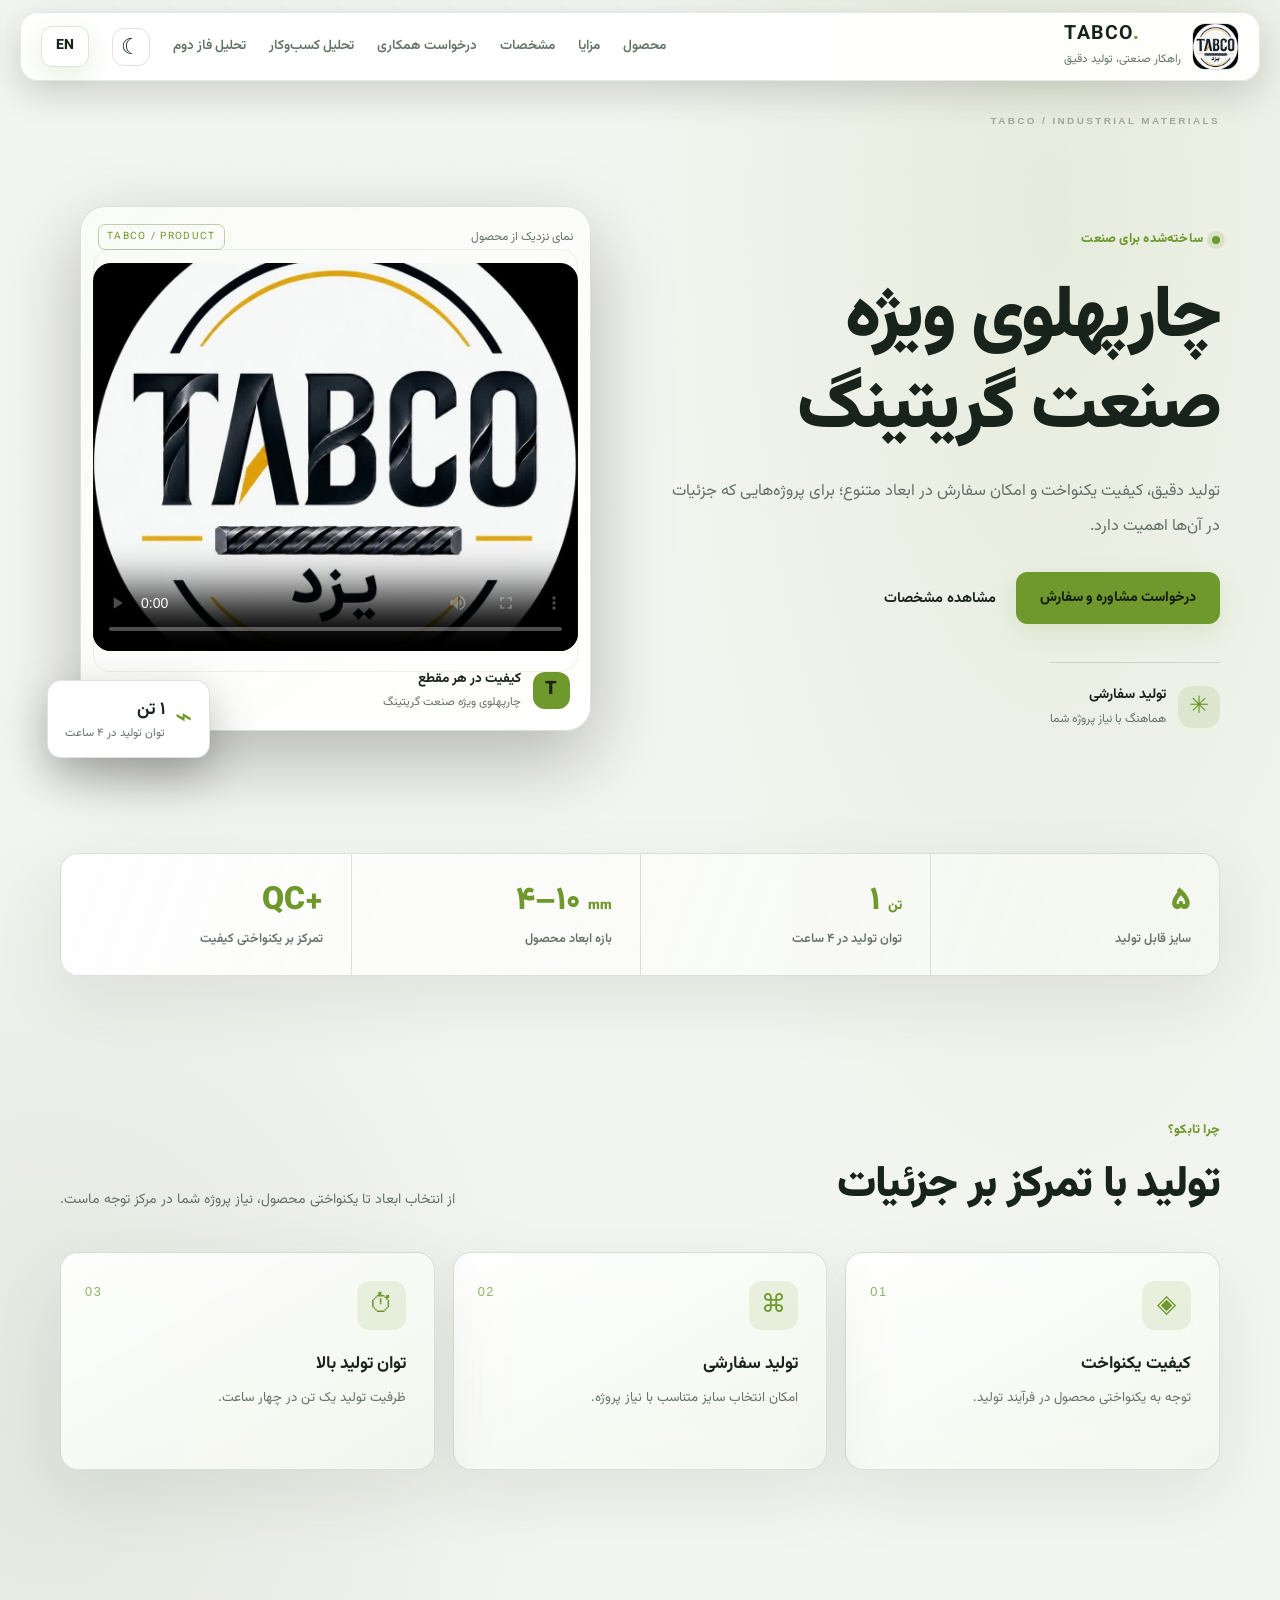
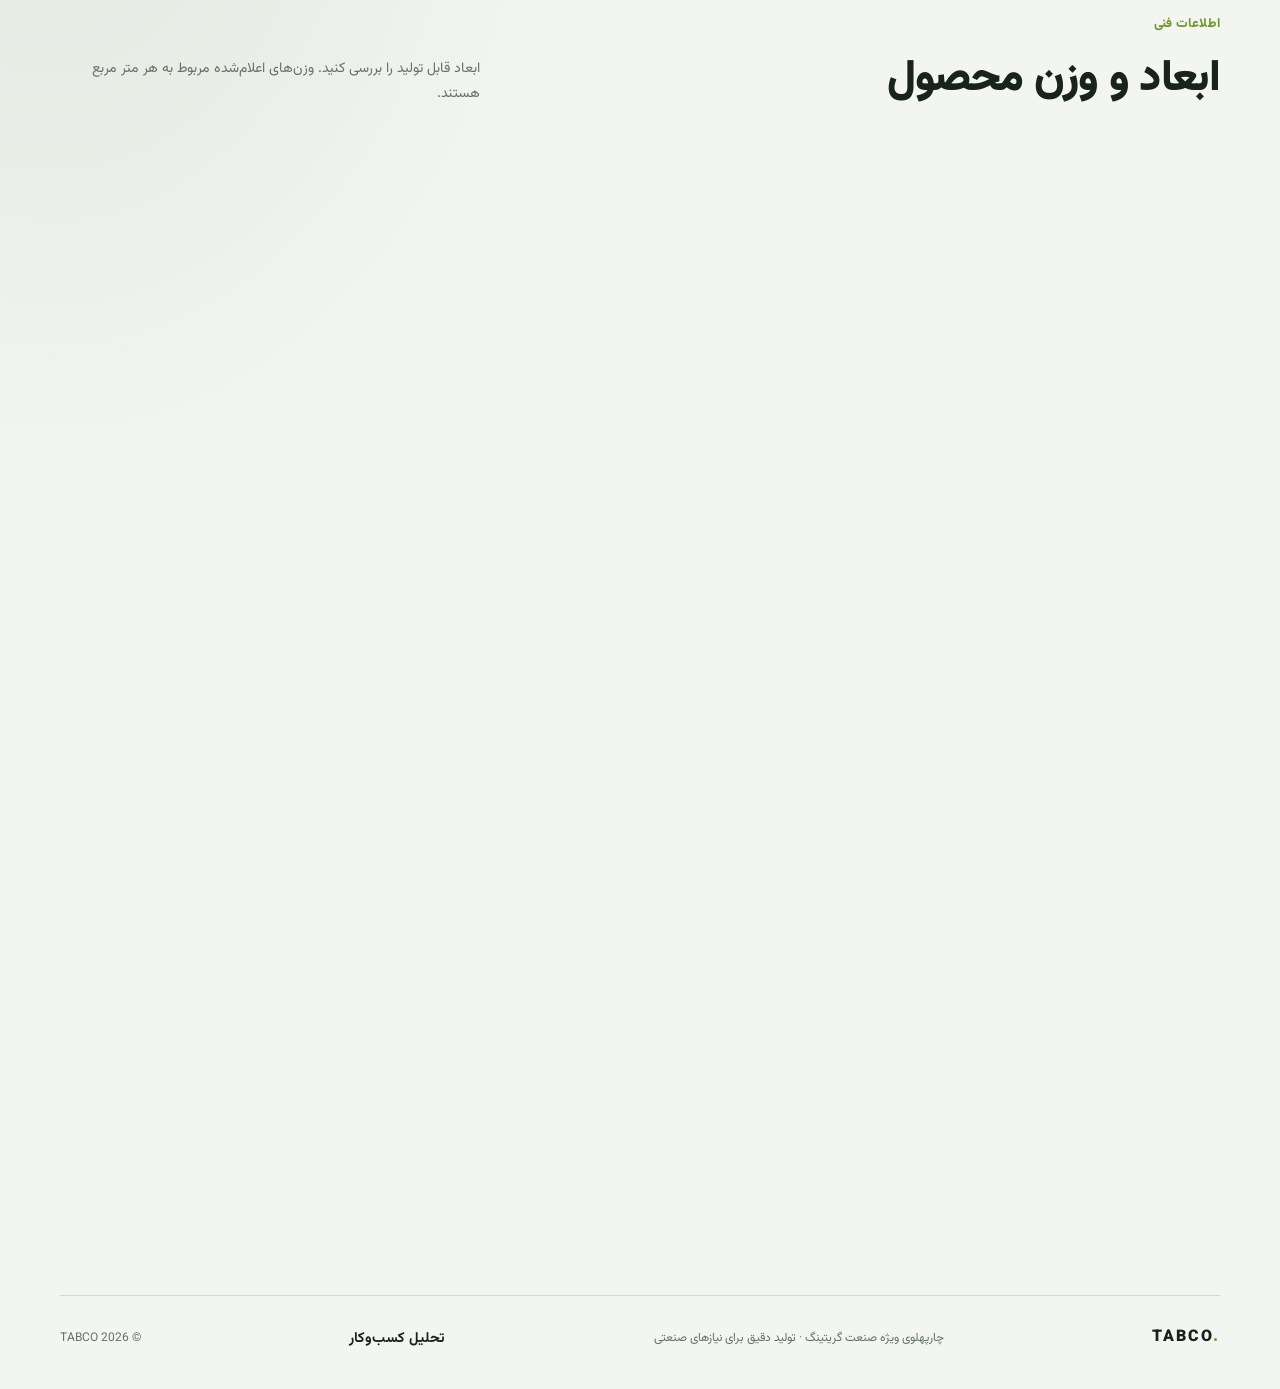
<file: tabco/index.html>
<!doctype html>
<html lang="fa" dir="rtl">
<head>
  <meta charset="UTF-8" />
  <meta name="viewport" content="width=device-width, initial-scale=1.0" />
  <meta name="theme-color" content="#101714" />
  <title>تابکو | چارپهلوی ویژه صنعت گریتینگ</title>
  <meta name="description" content="تولید چارپهلوی ویژه صنعت گریتینگ با کیفیت یکنواخت، ابعاد متنوع و امکان تولید سفارشی." />
  <link rel="stylesheet" href="styles.css" />
</head>
<body data-page="home">
  <header class="topbar glass">
    <a class="brand" href="index.html" aria-label="خانه تابکو">
      <img src="assets/logo.jpeg" alt="لوگوی تابکو" class="logo" />
      <div><strong>TABCO<span class="brand-dot">.</span></strong><p class="tagline" data-i18n="tagline">راهکار صنعتی، تولید دقیق</p></div>
    </a>
    <nav class="nav" aria-label="ناوبری اصلی">
      <a href="#product" data-i18n="nav_products">محصول</a>
      <a href="#advantages" data-i18n="nav_about">مزایا</a>
      <a href="#specs" data-i18n="nav_specs">مشخصات</a>
      <a href="#collab" data-i18n="nav_collab">درخواست همکاری</a>
      <a href="analysis.html" data-i18n="nav_analysis">تحلیل فاز اول</a>
      <a href="phase2.html">تحلیل فاز دوم</a>
      <button id="themeToggle" class="icon-btn" type="button" aria-label="تغییر تم" title="تغییر تم"><span id="themeIcon">☼</span></button>
      <button id="langToggle" class="btn secondary lang-btn" type="button">EN</button>
    </nav>
  </header>

  <main>
    <section class="hero section" id="product">
      <div class="hero-copy reveal">
        <div class="eyebrow"><span class="status-dot"></span><span data-i18n="hero_eyebrow">ساخته‌شده برای صنعت</span></div>
        <h1 data-i18n="hero_title">چارپهلوی ویژه<br><span>صنعت گریتینگ</span></h1>
        <p class="hero-desc" data-i18n="hero_desc">تولید دقیق، کیفیت یکنواخت و امکان سفارش در ابعاد متنوع؛ برای پروژه‌هایی که جزئیات در آن‌ها اهمیت دارد.</p>
        <div class="hero-actions"><a href="#collab" class="btn" data-i18n="hero_cta">درخواست مشاوره و سفارش <span aria-hidden="true">←</span></a><a href="#specs" class="text-link" data-i18n="hero_specs">مشاهده مشخصات <span aria-hidden="true">↙</span></a></div>
        <div class="hero-proof"><div class="proof-icon">✳</div><div><strong data-i18n="proof_title">تولید سفارشی</strong><small data-i18n="proof_desc">هماهنگ با نیاز پروژه شما</small></div></div>
      </div>
      <div class="hero-media reveal">
        <div class="media-frame glass"><div class="media-topline"><span data-i18n="video_label">نمای نزدیک از محصول</span><span class="media-pill">TABCO / PRODUCT</span></div>
          <video controls playsinline preload="metadata" poster="assets/logo.jpeg" aria-label="ویدیوی معرفی محصول"><source src="assets/1.mp4" type="video/mp4" />مرورگر شما از پخش ویدیو پشتیبانی نمی‌کند.</video>
          <div class="media-caption"><span class="caption-mark">T</span><div><strong data-i18n="video_caption">کیفیت در هر مقطع</strong><small data-i18n="video_subcaption">چارپهلوی ویژه صنعت گریتینگ</small></div><span class="caption-arrow">↗</span></div>
        </div>
        <div class="floating-chip"><span class="chip-symbol">⌁</span><div><strong data-i18n="capacity">۱ تن</strong><small data-i18n="capacity_desc">توان تولید در ۴ ساعت</small></div></div>
      </div>
    </section>

    <section class="metrics section reveal" aria-label="خلاصه توان تولید">
      <div class="metric"><span class="metric-number">۵</span><span data-i18n="metric_sizes">سایز قابل تولید</span></div>
      <div class="metric"><span class="metric-number">۱ <small>تن</small></span><span data-i18n="metric_capacity">توان تولید در ۴ ساعت</span></div>
      <div class="metric"><span class="metric-number">۴–۱۰ <small>mm</small></span><span data-i18n="metric_range">بازه ابعاد محصول</span></div>
      <div class="metric"><span class="metric-number">QC<span class="brand-dot">+</span></span><span data-i18n="metric_quality">تمرکز بر یکنواختی کیفیت</span></div>
    </section>

    <section id="advantages" class="section advantages-section">
      <div class="section-heading reveal"><div><span class="eyebrow" data-i18n="advantages_eyebrow">چرا تابکو؟</span><h2 data-i18n="advantages_title">تولید با تمرکز بر جزئیات</h2></div><p data-i18n="advantages_desc">از انتخاب ابعاد تا یکنواختی محصول، نیاز پروژه شما در مرکز توجه ماست.</p></div>
      <div class="advantage-grid">
        <article class="adv-card glass reveal"><div class="adv-icon">◈</div><span class="card-index">01</span><h3 data-i18n="adv_1_title">کیفیت یکنواخت</h3><p data-i18n="adv_1_desc">توجه به یکنواختی محصول در فرآیند تولید.</p></article>
        <article class="adv-card glass reveal"><div class="adv-icon">⌘</div><span class="card-index">02</span><h3 data-i18n="adv_2_title">تولید سفارشی</h3><p data-i18n="adv_2_desc">امکان انتخاب سایز متناسب با نیاز پروژه.</p></article>
        <article class="adv-card glass reveal"><div class="adv-icon">⏱</div><span class="card-index">03</span><h3 data-i18n="adv_3_title">توان تولید بالا</h3><p data-i18n="adv_3_desc">ظرفیت تولید یک تن در چهار ساعت.</p></article>
      </div>
    </section>

    <section id="specs" class="section specs-section">
      <div class="section-heading reveal"><div><span class="eyebrow" data-i18n="specs_eyebrow">اطلاعات فنی</span><h2 data-i18n="specs_title">ابعاد و وزن محصول</h2></div><p data-i18n="specs_desc">ابعاد قابل تولید را بررسی کنید. وزن‌های اعلام‌شده مربوط به هر متر مربع هستند.</p></div>
      <div class="specs-layout">
        <div class="size-panel glass reveal"><div class="panel-heading"><div><span class="panel-kicker" data-i18n="sizes_label">سایزهای قابل تولید</span><h3 data-i18n="sizes_title">انتخاب ابعاد</h3></div><span class="unit-tag">mm</span></div>
          <div class="size-list"><div class="size-item"><span class="size-square s4"></span><strong>4 × 4</strong><span class="size-state" data-i18n="custom_size">قابل سفارش</span></div><div class="size-item"><span class="size-square s5"></span><strong>5 × 5</strong><span class="size-state known">192 <small data-i18n="grams">گرم/مترمربع</small></span></div><div class="size-item"><span class="size-square s6"></span><strong>6 × 6</strong><span class="size-state known">256 <small data-i18n="grams">گرم/مترمربع</small></span></div><div class="size-item"><span class="size-square s8"></span><strong>8 × 8</strong><span class="size-state" data-i18n="custom_size">قابل سفارش</span></div><div class="size-item"><span class="size-square s10"></span><strong>10 × 10</strong><span class="size-state" data-i18n="custom_size">قابل سفارش</span></div></div>
          <p class="spec-note" data-i18n="spec_note">وزن سایر سایزها در صورت نیاز، هنگام استعلام سفارش اعلام می‌شود.</p>
        </div>
        <div class="weight-panel reveal"><div class="weight-intro"><span class="eyebrow" data-i18n="weight_eyebrow">وزن اسمی اعلام‌شده</span><h3 data-i18n="weight_title">وزن در هر متر مربع</h3><p data-i18n="weight_desc">مقادیر زیر بر اساس اطلاعات فعلی محصول درج شده‌اند.</p></div><div class="weight-cards"><div class="weight-card glass"><span class="weight-size">5 × 5 <small>mm</small></span><strong>192</strong><span data-i18n="grams_per_sqm">گرم / متر مربع</span><div class="weight-bar"><i style="width:75%"></i></div></div><div class="weight-card glass featured"><span class="weight-size">6 × 6 <small>mm</small></span><strong>256</strong><span data-i18n="grams_per_sqm">گرم / متر مربع</span><div class="weight-bar"><i style="width:100%"></i></div></div></div><div class="spec-callout"><span>i</span><p data-i18n="weight_note">برای دریافت اطلاعات فنی و استعلام وزن سایر ابعاد، با واحد فروش در ارتباط باشید.</p></div></div>
      </div>
    </section>

    <section id="collab" class="section contact-section reveal"><div class="contact-copy"><span class="eyebrow" data-i18n="contact_eyebrow">شروع یک همکاری</span><h2 data-i18n="collab_title">برای پروژه بعدی‌تان آماده‌ایم.</h2><p data-i18n="collab_desc">برای دریافت اطلاعات بیشتر، بررسی نیاز پروژه یا ثبت درخواست همکاری با ما در ارتباط باشید.</p><div class="contact-points"><span>✓ <span data-i18n="contact_point1">پاسخ‌گویی به درخواست سفارش</span></span><span>✓ <span data-i18n="contact_point2">بررسی سایزهای موردنیاز</span></span></div></div><div class="form-card glass">
        <div class="form-card-head">
          <span class="form-symbol">↗</span>
          <div>
            <h3 data-i18n="form_title">فرم درخواست همکاری</h3>
            <p data-i18n="form_desc">برای ثبت درخواست، روی دکمه زیر کلیک کنید.</p>
          </div>
        </div>
        <p class="form-intro" data-i18n="form_intro">برای شروع همکاری یا دریافت اطلاعات بیشتر، فرم درخواست را تکمیل کنید.</p>
        <a id="n8nDirectLink" class="btn collaboration-cta" href="inquiry/">
          <span data-i18n="fallback_link">ثبت درخواست همکاری</span>
          <span aria-hidden="true">↗</span>
        </a>
        <p class="form-footnote" data-i18n="form_footnote">فرم در صفحه‌ای جداگانه باز می‌شود.</p>
      </div></section>
  </main>
  <footer class="footer"><a class="footer-brand" href="#product">TABCO<span class="brand-dot">.</span></a><p data-i18n="footer_text">چارپهلوی ویژه صنعت گریتینگ · تولید دقیق برای نیازهای صنعتی</p><a class="text-link" href="analysis.html" data-i18n="nav_analysis">تحلیل کسب‌وکار</a><span>© <span id="year"></span> TABCO</span></footer>
  <script src="script.js"></script>
</body>
</html>
</file>
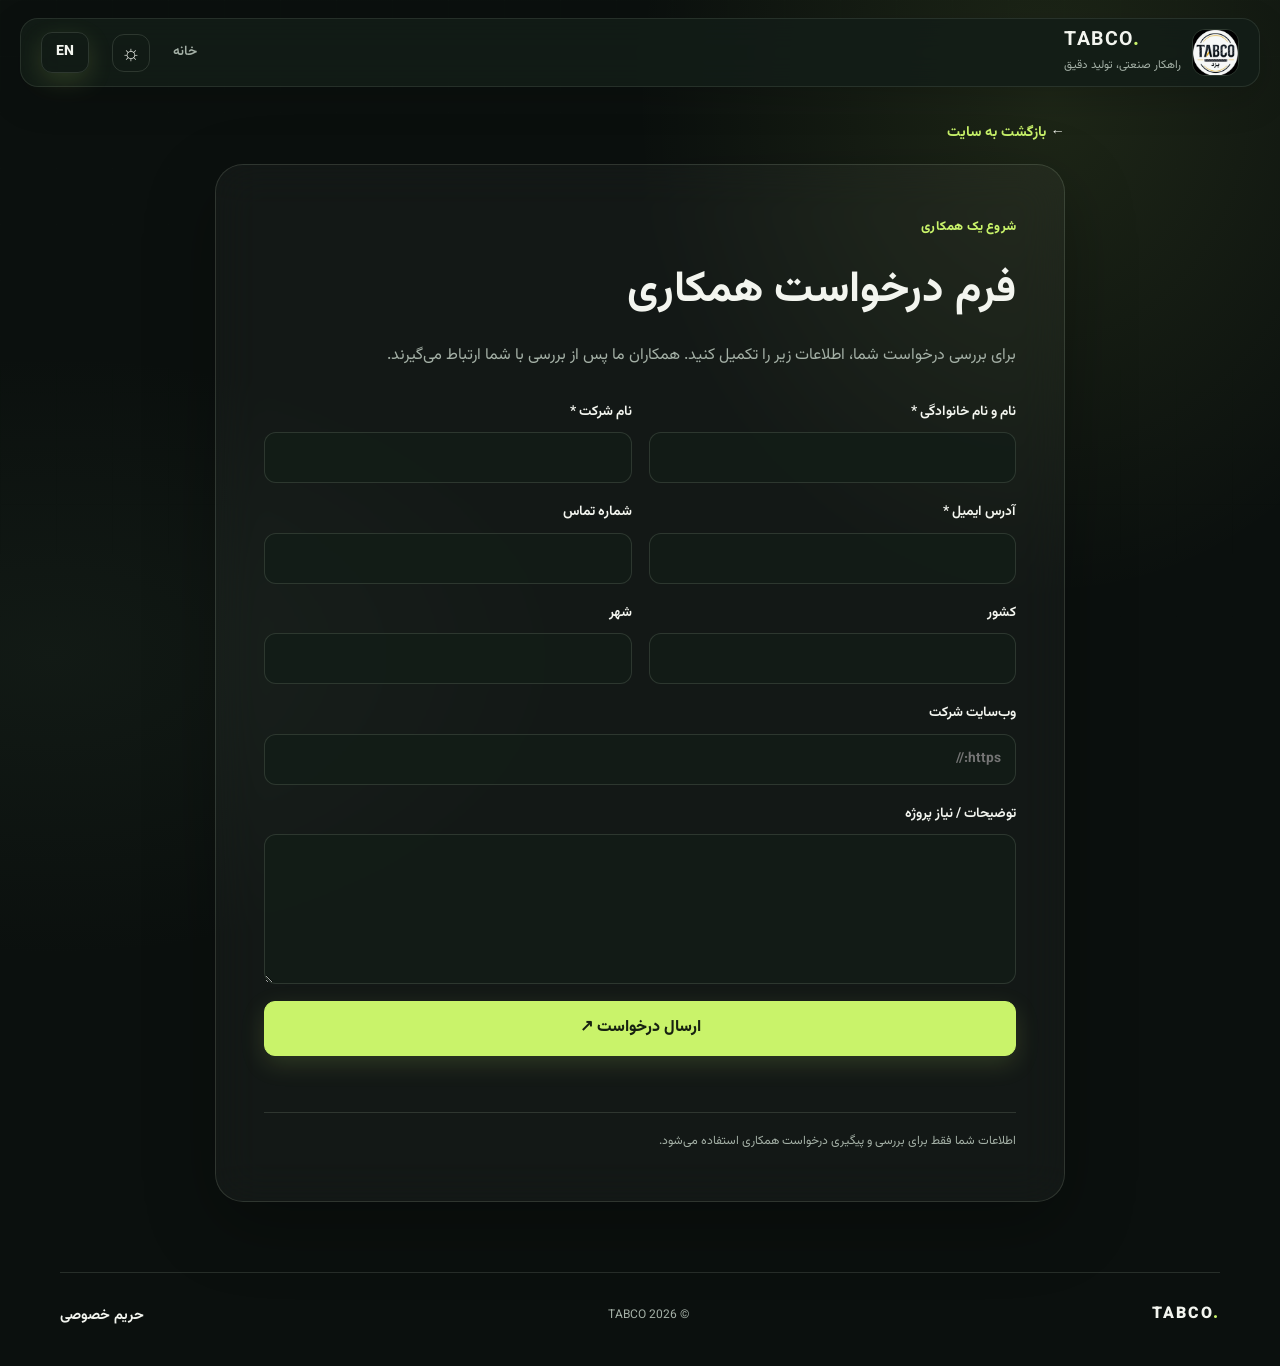
<file: tabco/inquiry/index.html>
<!doctype html>
<html lang="fa" dir="rtl" data-theme="dark">
<head>
  <meta charset="UTF-8">
  <meta name="viewport" content="width=device-width, initial-scale=1">
  <meta name="theme-color" content="#101714">
  <title>فرم درخواست همکاری | TABCO</title>
  <meta name="description" content="فرم تماس و درخواست همکاری با TABCO">
  <link rel="stylesheet" href="../styles.css">
  <link rel="stylesheet" href="inquiry.css">
</head>
<body data-page="inquiry">
  <header class="topbar glass inquiry-topbar">
    <a class="brand" href="../index.html">
      <img src="../assets/logo.jpeg" alt="TABCO" class="logo">
      <div><strong>TABCO<span class="brand-dot">.</span></strong><p class="tagline">راهکار صنعتی، تولید دقیق</p></div>
    </a>
    <nav class="nav">
      <a href="../index.html" data-t="home">خانه</a>
      <button id="themeToggle" class="icon-btn" type="button" aria-label="Toggle theme">☼</button>
      <button id="langToggle" class="btn secondary lang-btn" type="button">EN</button>
    </nav>
  </header>

  <main class="section inquiry-main">
    <a class="text-link back-link" href="../index.html">← <span data-t="back">بازگشت به سایت</span></a>
    <section class="inquiry-shell glass">
      <div class="inquiry-heading">
        <span class="eyebrow" data-t="eyebrow">شروع یک همکاری</span>
        <h1 data-t="title">فرم درخواست همکاری</h1>
        <p data-t="intro">برای بررسی درخواست شما، اطلاعات زیر را تکمیل کنید. همکاران ما پس از بررسی با شما ارتباط می‌گیرند.</p>
      </div>

      <form id="inquiryForm" class="inquiry-form">
        <label><span data-t="fullName">نام و نام خانوادگی *</span><input name="full_name" required minlength="2" maxlength="120" autocomplete="name"></label>
        <label><span data-t="company">نام شرکت *</span><input name="company_name" required minlength="2" maxlength="160" autocomplete="organization"></label>
        <label><span data-t="email">آدرس ایمیل *</span><input name="email" type="email" required autocomplete="email"></label>
        <label><span data-t="phone">شماره تماس</span><input name="phone" type="tel" maxlength="50" autocomplete="tel"></label>
        <label><span data-t="country">کشور</span><input name="country" maxlength="100" autocomplete="country-name"></label>
        <label><span data-t="city">شهر</span><input name="city" maxlength="100" autocomplete="address-level2"></label>
        <label class="full"><span data-t="website">وب‌سایت شرکت</span><input name="website" type="url" maxlength="300" placeholder="https://"></label>
        <label class="full"><span data-t="note">توضیحات / نیاز پروژه</span><textarea name="note" rows="5" maxlength="3000"></textarea></label>
        <button class="btn inquiry-submit" type="submit" id="submitButton" data-t="submit">ارسال درخواست <span>↗</span></button>
        <p id="formStatus" class="form-status" role="status" aria-live="polite"></p>
      </form>
      <p class="inquiry-foot" data-t="foot">اطلاعات شما فقط برای بررسی و پیگیری درخواست همکاری استفاده می‌شود.</p>
    </section>
  </main>

  <footer class="footer"><a class="footer-brand" href="../index.html">TABCO<span class="brand-dot">.</span></a><p>© <span id="year"></span> TABCO</p><a href="../privacy/" class="text-link" data-t="privacy">حریم خصوصی</a></footer>
  <script src="inquiry.js"></script>
</body>
</html>
</file>
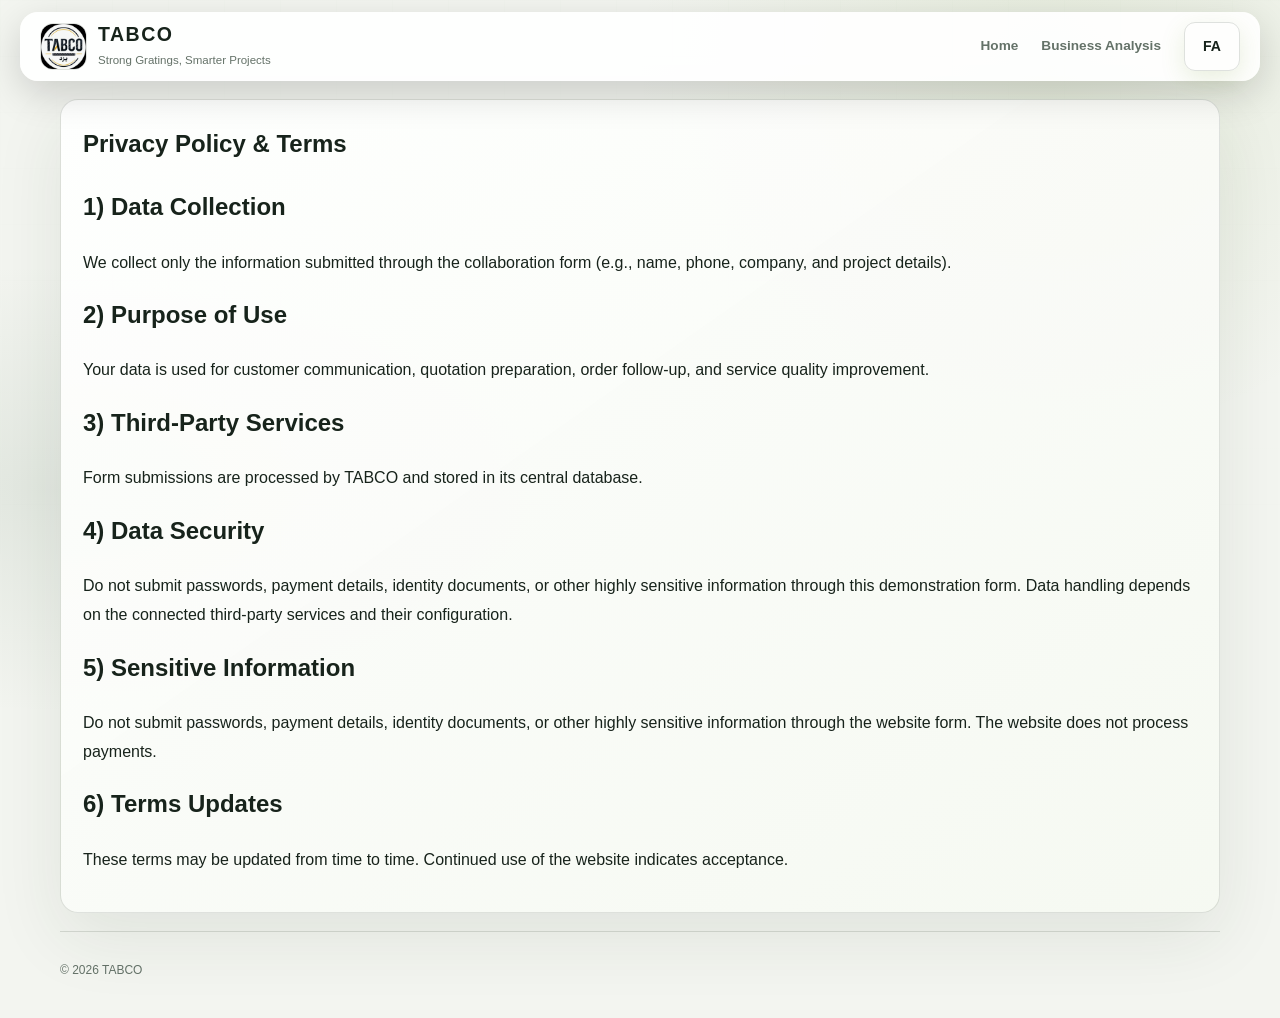
<file: tabco/privacy/index.html>
<!doctype html>
<html lang="en" dir="ltr">
<head>
  <meta charset="UTF-8" />
  <meta name="viewport" content="width=device-width, initial-scale=1.0" />
  <title>Privacy & Terms | TABCO</title>
  <meta name="description" content="Privacy policy and terms for TABCO website." />
  <link rel="stylesheet" href="../styles.css" />
</head>
<body data-page="privacy">
  <header class="topbar">
    <a class="brand" href="../index.html" aria-label="Home">
      <img src="../assets/logo.jpeg" alt="Tabco Logo" class="logo" />
      <div>
        <strong>TABCO</strong>
        <p class="tagline" data-i18n="tagline">Strong Gratings, Smarter Projects</p>
      </div>
    </a>
    <nav class="nav">
      <a href="../index.html" data-i18n="nav_home">Home</a>
      <a href="../analysis.html" data-i18n="nav_analysis">Business Analysis</a>
      <button id="langToggle" class="btn secondary" type="button">FA</button>
    </nav>
  </header>

  <main class="section">
    <article class="card reveal">
      <h1 data-i18n="privacy_title">Privacy Policy & Terms</h1>

      <h2 data-i18n="privacy_h2_1">1) Data Collection</h2>
      <p data-i18n="privacy_p1">
        We collect only the information submitted through the collaboration form (e.g., name,
        phone, company, and project details).
      </p>

      <h2 data-i18n="privacy_h2_2">2) Purpose of Use</h2>
      <p data-i18n="privacy_p2">
        Your data is used for customer communication, quotation preparation, order follow-up,
        and service quality improvement.
      </p>

      <h2 data-i18n="privacy_h2_3">3) Third-Party Services</h2>
      <p data-i18n="privacy_p3">
        Form processing uses the TABCO automation service and Google Sheets. Their platform-level policies may also apply.
      </p>

      <h2 data-i18n="privacy_h2_4">4) Data Security</h2>
      <p data-i18n="privacy_p4">
        We apply reasonable safeguards to protect your submitted information from unauthorized access.
      </p>

      <h2 data-i18n="privacy_sensitive_title">5) Sensitive Information</h2>
      <p data-i18n="privacy_sensitive_text">Do not submit passwords, payment details, identity documents, or other highly sensitive information through the website form. The website does not process payments.</p>

      <h2 data-i18n="privacy_h2_5">6) Terms Updates</h2>
      <p data-i18n="privacy_p5">
        These terms may be updated from time to time. Continued use of the website indicates acceptance.
      </p>
    </article>
  </main>

  <footer class="footer">
    <p>© <span id="year"></span> TABCO</p>
  </footer>

  <script src="../script.js"></script>
</body>
</html>
</file>
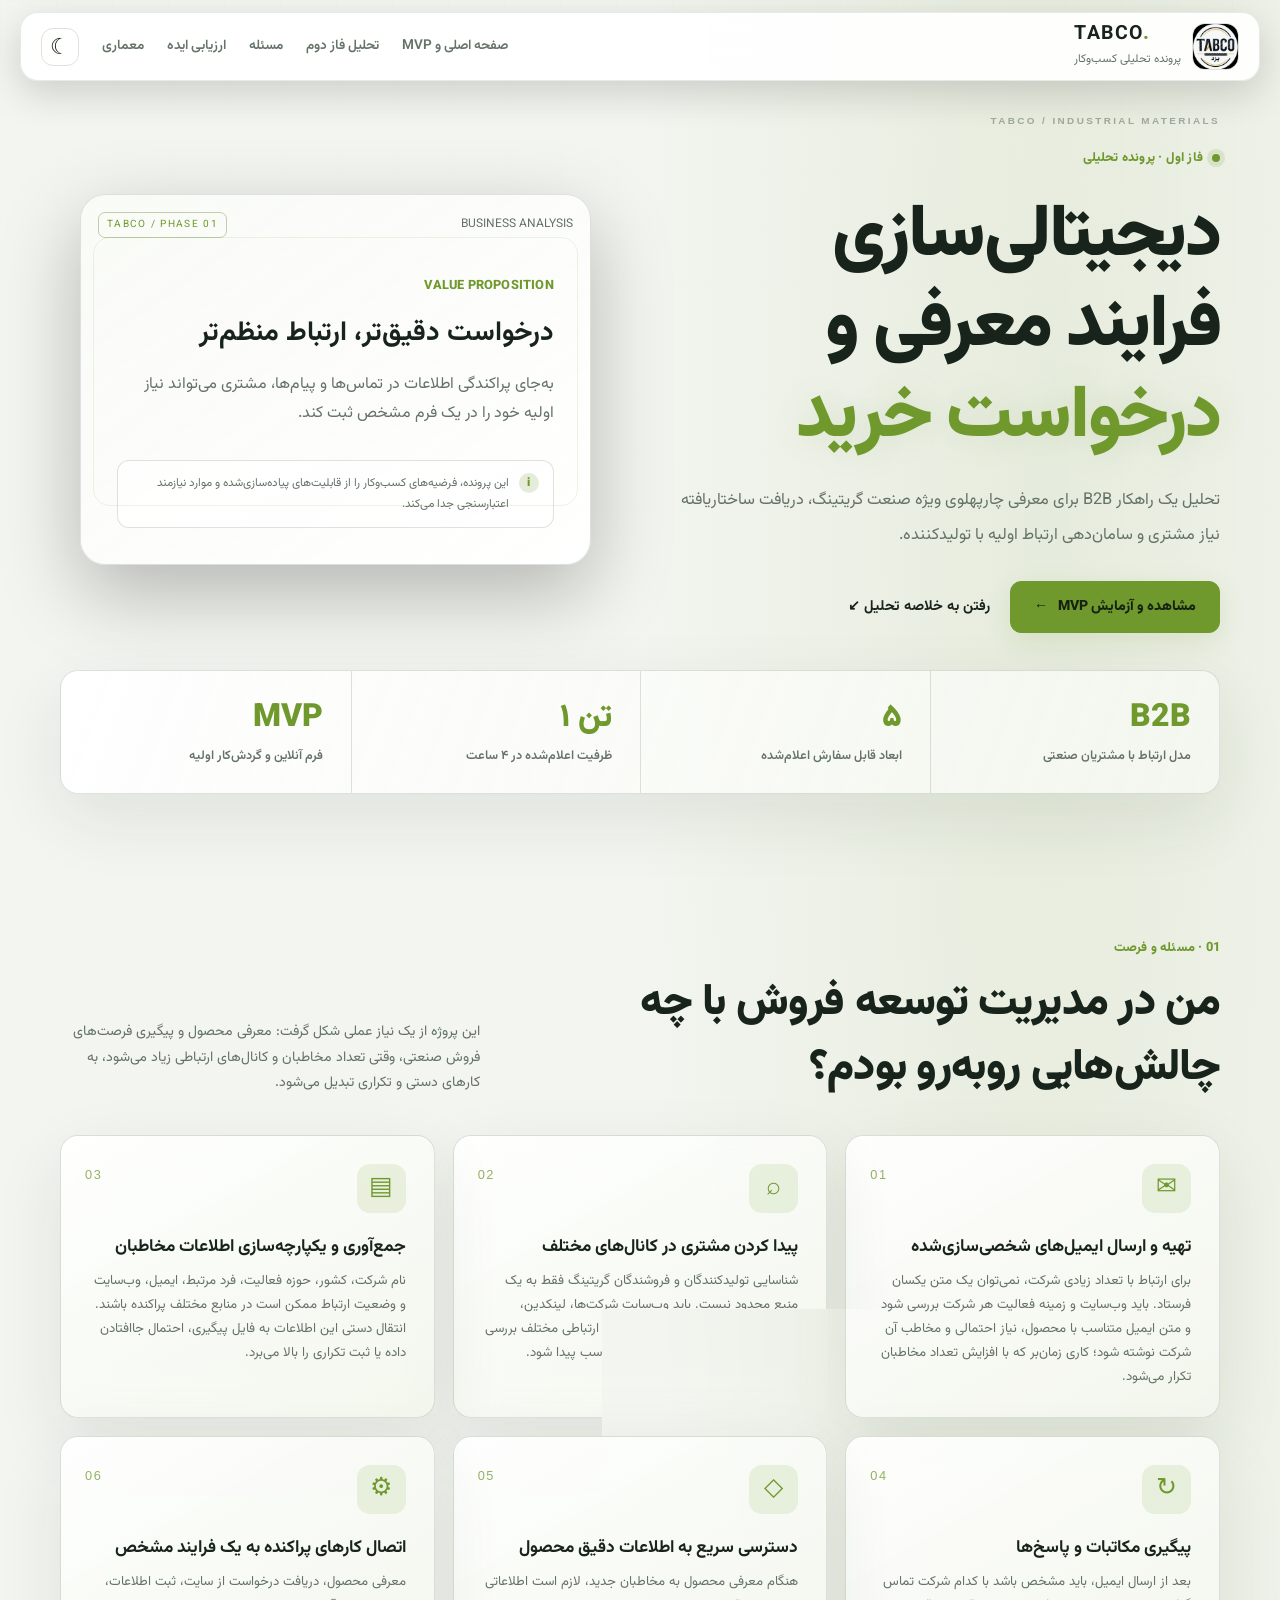
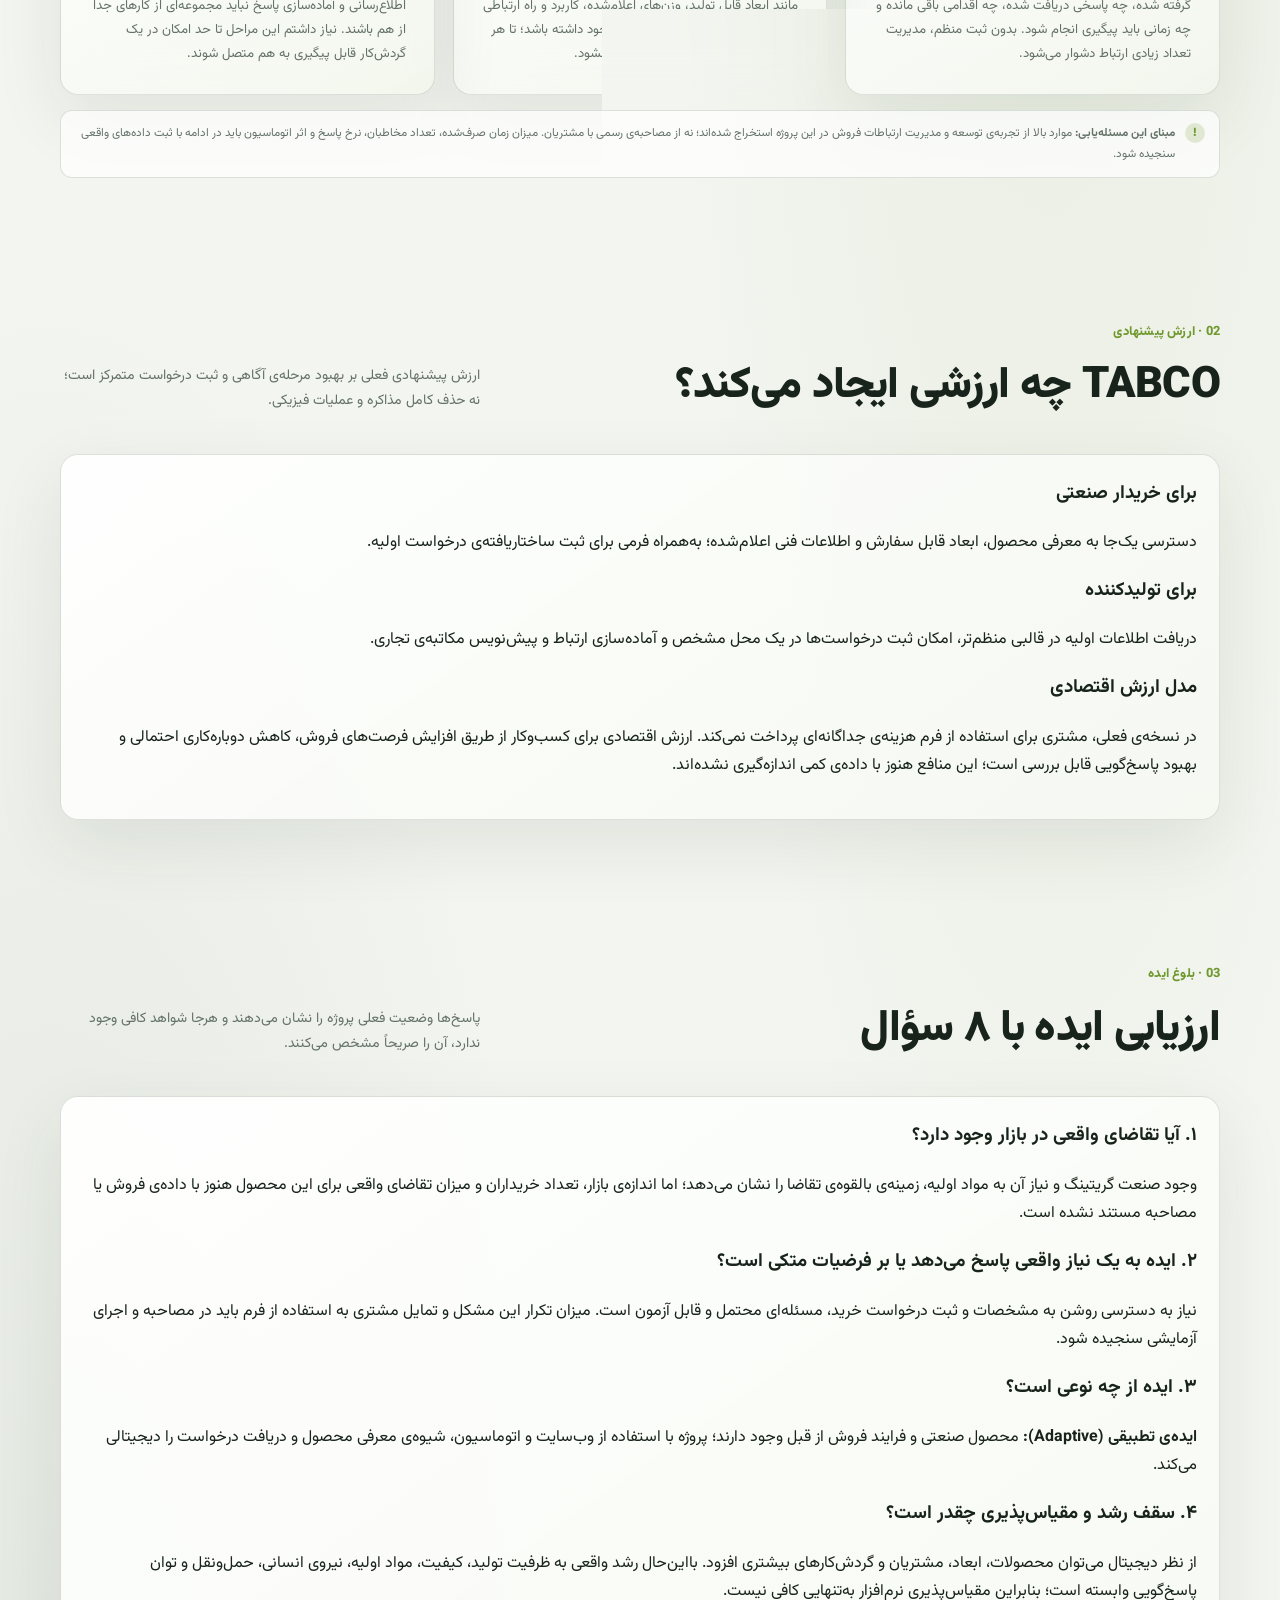
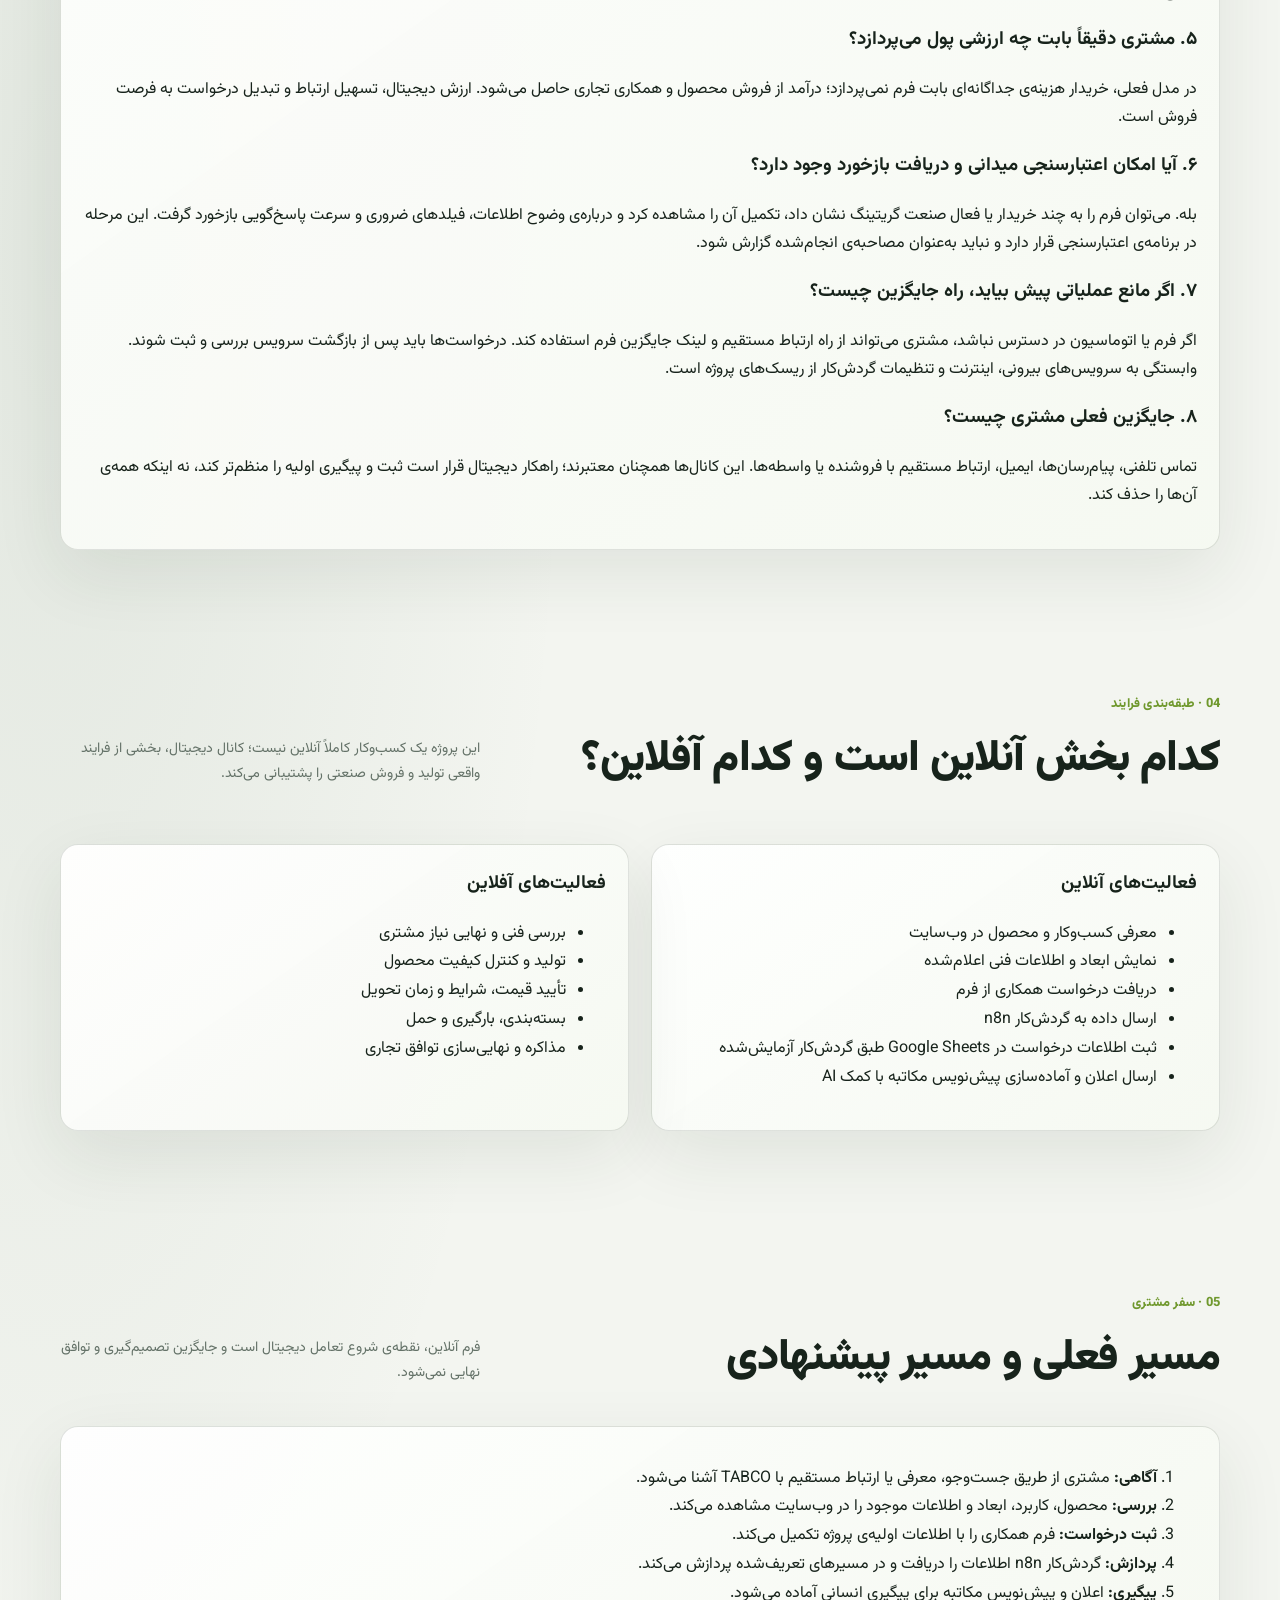
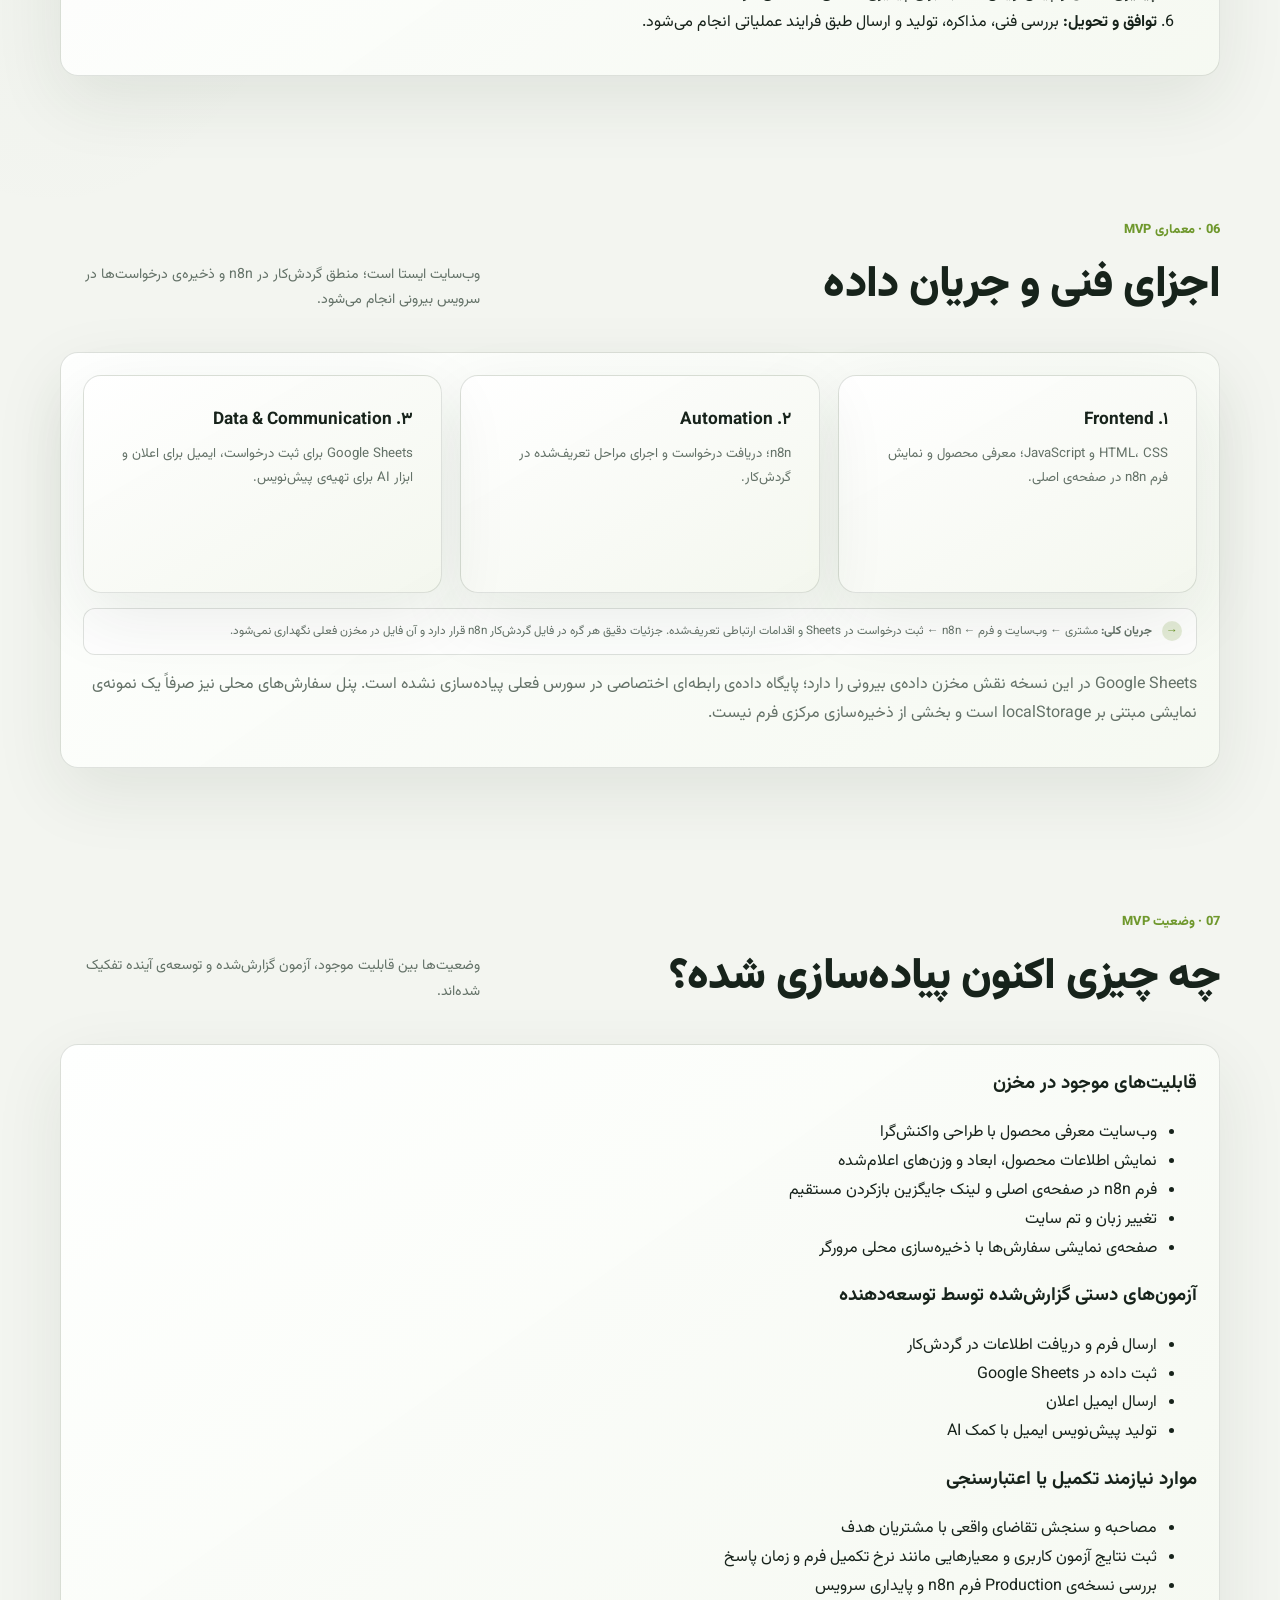
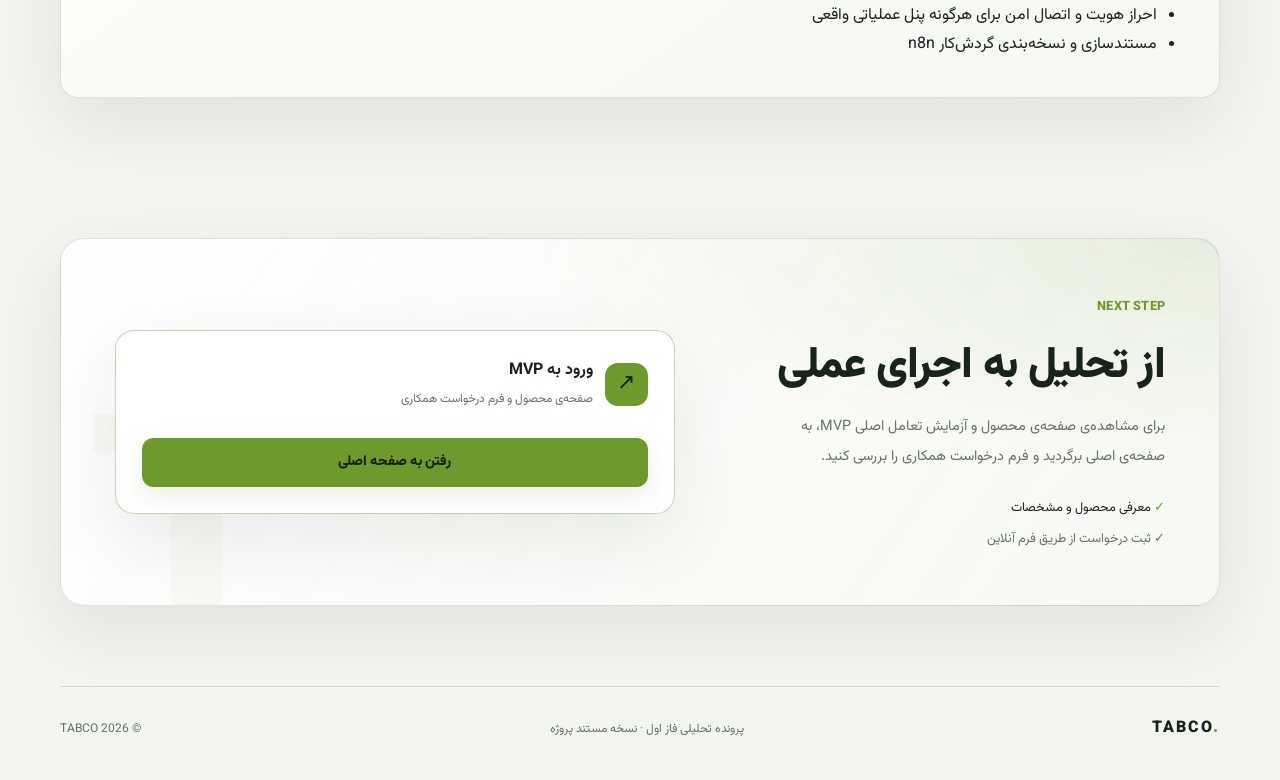
<file: tabco/analysis.html>
<!doctype html>
<html lang="fa" dir="rtl">
<head>
  <meta charset="UTF-8" />
  <meta name="viewport" content="width=device-width, initial-scale=1.0" />
  <meta name="theme-color" content="#101714" />
  <title>پرونده تحلیلی کسب‌وکار | TABCO</title>
  <meta name="description" content="پرونده تحلیلی فاز اول پروژه تابکو؛ مسئله مشتری، بلوغ ایده، ارزش پیشنهادی، فرایند دیجیتال و معماری MVP." />
  <link rel="stylesheet" href="styles.css" />
</head>
<body data-page="analysis">
  <header class="topbar glass">
    <a class="brand" href="index.html" aria-label="بازگشت به صفحه اصلی تابکو">
      <img src="assets/logo.jpeg" alt="لوگوی تابکو" class="logo" />
      <div><strong>TABCO<span class="brand-dot">.</span></strong><p class="tagline">پرونده تحلیلی کسب‌وکار</p></div>
    </a>
    <nav class="nav" aria-label="ناوبری">
      <a href="index.html">صفحه اصلی و MVP</a>
      <a href="phase2.html">تحلیل فاز دوم</a>
      <a href="#problem">مسئله</a>
      <a href="#maturity">ارزیابی ایده</a>
      <a href="#architecture">معماری</a>
      <button id="themeToggle" class="icon-btn" type="button" aria-label="تغییر تم" title="تغییر تم"><span id="themeIcon">☼</span></button>
    </nav>
  </header>

  <main>
    <section class="section hero" style="min-height:0;padding-top:64px;padding-bottom:45px">
      <div class="hero-copy reveal">
        <div class="eyebrow"><span class="status-dot"></span>فاز اول · پرونده تحلیلی</div>
        <h1>دیجیتالی‌سازی فرایند معرفی و <span>درخواست خرید</span></h1>
        <p class="hero-desc">تحلیل یک راهکار B2B برای معرفی چارپهلوی ویژه صنعت گریتینگ، دریافت ساختاریافته نیاز مشتری و سامان‌دهی ارتباط اولیه با تولیدکننده.</p>
        <div class="hero-actions">
          <a class="btn" href="index.html#collab">مشاهده و آزمایش MVP <span aria-hidden="true">←</span></a>
          <a class="text-link" href="#summary">رفتن به خلاصه تحلیل ↙</a>
        </div>
      </div>
      <div class="hero-media reveal">
        <div class="media-frame glass">
          <div class="media-topline"><span>BUSINESS ANALYSIS</span><span class="media-pill">TABCO / PHASE 01</span></div>
          <div class="weight-panel" style="padding:24px">
            <span class="eyebrow">VALUE PROPOSITION</span>
            <h2 style="font-size:1.7rem;margin:12px 0">درخواست دقیق‌تر، ارتباط منظم‌تر</h2>
            <p class="muted">به‌جای پراکندگی اطلاعات در تماس‌ها و پیام‌ها، مشتری می‌تواند نیاز اولیه خود را در یک فرم مشخص ثبت کند.</p>
            <div class="spec-callout"><span>i</span><p>این پرونده، فرضیه‌های کسب‌وکار را از قابلیت‌های پیاده‌سازی‌شده و موارد نیازمند اعتبارسنجی جدا می‌کند.</p></div>
          </div>
        </div>
      </div>
    </section>

    <section id="summary" class="section metrics reveal" aria-label="خلاصه پروژه">
      <div class="metric"><span class="metric-number">B2B</span><span>مدل ارتباط با مشتریان صنعتی</span></div>
      <div class="metric"><span class="metric-number">۵</span><span>ابعاد قابل سفارش اعلام‌شده</span></div>
      <div class="metric"><span class="metric-number">۱ تن</span><span>ظرفیت اعلام‌شده در ۴ ساعت</span></div>
      <div class="metric"><span class="metric-number">MVP</span><span>فرم آنلاین و گردش‌کار اولیه</span></div>
    </section>

    <section id="problem" class="section advantages-section">
      <div class="section-heading reveal">
        <div><span class="eyebrow">01 · مسئله و فرصت</span><h2>من در مدیریت توسعه فروش با چه چالش‌هایی روبه‌رو بودم؟</h2></div>
        <p>این پروژه از یک نیاز عملی شکل گرفت: معرفی محصول و پیگیری فرصت‌های فروش صنعتی، وقتی تعداد مخاطبان و کانال‌های ارتباطی زیاد می‌شود، به کارهای دستی و تکراری تبدیل می‌شود.</p>
      </div>
      <div class="advantage-grid">
        <article class="adv-card glass reveal">
          <span class="card-index">01</span><div class="adv-icon">✉</div>
          <h3>تهیه و ارسال ایمیل‌های شخصی‌سازی‌شده</h3>
          <p>برای ارتباط با تعداد زیادی شرکت، نمی‌توان یک متن یکسان فرستاد. باید وب‌سایت و زمینه فعالیت هر شرکت بررسی شود و متن ایمیل متناسب با محصول، نیاز احتمالی و مخاطب آن شرکت نوشته شود؛ کاری زمان‌بر که با افزایش تعداد مخاطبان تکرار می‌شود.</p>
        </article>
        <article class="adv-card glass reveal">
          <span class="card-index">02</span><div class="adv-icon">⌕</div>
          <h3>پیدا کردن مشتری در کانال‌های مختلف</h3>
          <p>شناسایی تولیدکنندگان و فروشندگان گریتینگ فقط به یک منبع محدود نیست. باید وب‌سایت شرکت‌ها، لینکدین، صفحات معرفی کسب‌وکار و مسیرهای ارتباطی مختلف بررسی شوند تا مخاطب مرتبط و راه تماس مناسب پیدا شود.</p>
        </article>
        <article class="adv-card glass reveal">
          <span class="card-index">03</span><div class="adv-icon">▤</div>
          <h3>جمع‌آوری و یکپارچه‌سازی اطلاعات مخاطبان</h3>
          <p>نام شرکت، کشور، حوزه فعالیت، فرد مرتبط، ایمیل، وب‌سایت و وضعیت ارتباط ممکن است در منابع مختلف پراکنده باشند. انتقال دستی این اطلاعات به فایل پیگیری، احتمال جاافتادن داده یا ثبت تکراری را بالا می‌برد.</p>
        </article>
        <article class="adv-card glass reveal">
          <span class="card-index">04</span><div class="adv-icon">↻</div>
          <h3>پیگیری مکاتبات و پاسخ‌ها</h3>
          <p>بعد از ارسال ایمیل، باید مشخص باشد با کدام شرکت تماس گرفته شده، چه پاسخی دریافت شده، چه اقدامی باقی مانده و چه زمانی باید پیگیری انجام شود. بدون ثبت منظم، مدیریت تعداد زیادی ارتباط دشوار می‌شود.</p>
        </article>
        <article class="adv-card glass reveal">
          <span class="card-index">05</span><div class="adv-icon">◇</div>
          <h3>دسترسی سریع به اطلاعات دقیق محصول</h3>
          <p>هنگام معرفی محصول به مخاطبان جدید، لازم است اطلاعاتی مانند ابعاد قابل تولید، وزن‌های اعلام‌شده، کاربرد و راه ارتباطی در یک مرجع مشخص و قابل ارسال وجود داشته باشد؛ تا هر بار توضیح اطلاعات پایه از ابتدا انجام نشود.</p>
        </article>
        <article class="adv-card glass reveal">
          <span class="card-index">06</span><div class="adv-icon">⚙</div>
          <h3>اتصال کارهای پراکنده به یک فرایند مشخص</h3>
          <p>معرفی محصول، دریافت درخواست از سایت، ثبت اطلاعات، اطلاع‌رسانی و آماده‌سازی پاسخ نباید مجموعه‌ای از کارهای جدا از هم باشند. نیاز داشتم این مراحل تا حد امکان در یک گردش‌کار قابل پیگیری به هم متصل شوند.</p>
        </article>
      </div>
      <div class="spec-callout reveal">
        <span>!</span>
        <p><strong>مبنای این مسئله‌یابی:</strong> موارد بالا از تجربه‌ی توسعه و مدیریت ارتباطات فروش در این پروژه استخراج شده‌اند؛ نه از مصاحبه‌ی رسمی با مشتریان. میزان زمان صرف‌شده، تعداد مخاطبان، نرخ پاسخ و اثر اتوماسیون باید در ادامه با ثبت داده‌های واقعی سنجیده شود.</p>
      </div>
    </section>

    <section class="section specs-section">
      <div class="section-heading reveal"><div><span class="eyebrow">02 · ارزش پیشنهادی</span><h2>TABCO چه ارزشی ایجاد می‌کند؟</h2></div><p>ارزش پیشنهادی فعلی بر بهبود مرحله‌ی آگاهی و ثبت درخواست متمرکز است؛ نه حذف کامل مذاکره و عملیات فیزیکی.</p></div>
      <div class="card reveal">
        <h3>برای خریدار صنعتی</h3>
        <p>دسترسی یک‌جا به معرفی محصول، ابعاد قابل سفارش و اطلاعات فنی اعلام‌شده؛ به‌همراه فرمی برای ثبت ساختاریافته‌ی درخواست اولیه.</p>
        <h3>برای تولیدکننده</h3>
        <p>دریافت اطلاعات اولیه در قالبی منظم‌تر، امکان ثبت درخواست‌ها در یک محل مشخص و آماده‌سازی ارتباط و پیش‌نویس مکاتبه‌ی تجاری.</p>
        <h3>مدل ارزش اقتصادی</h3>
        <p>در نسخه‌ی فعلی، مشتری برای استفاده از فرم هزینه‌ی جداگانه‌ای پرداخت نمی‌کند. ارزش اقتصادی برای کسب‌وکار از طریق افزایش فرصت‌های فروش، کاهش دوباره‌کاری احتمالی و بهبود پاسخ‌گویی قابل بررسی است؛ این منافع هنوز با داده‌ی کمی اندازه‌گیری نشده‌اند.</p>
      </div>
    </section>

    <section id="maturity" class="section specs-section">
      <div class="section-heading reveal"><div><span class="eyebrow">03 · بلوغ ایده</span><h2>ارزیابی ایده با ۸ سؤال</h2></div><p>پاسخ‌ها وضعیت فعلی پروژه را نشان می‌دهند و هرجا شواهد کافی وجود ندارد، آن را صریحاً مشخص می‌کنند.</p></div>
      <div class="card reveal">
        <h3>۱. آیا تقاضای واقعی در بازار وجود دارد؟</h3>
        <p>وجود صنعت گریتینگ و نیاز آن به مواد اولیه، زمینه‌ی بالقوه‌ی تقاضا را نشان می‌دهد؛ اما اندازه‌ی بازار، تعداد خریداران و میزان تقاضای واقعی برای این محصول هنوز با داده‌ی فروش یا مصاحبه مستند نشده است.</p>
        <h3>۲. ایده به یک نیاز واقعی پاسخ می‌دهد یا بر فرضیات متکی است؟</h3>
        <p>نیاز به دسترسی روشن به مشخصات و ثبت درخواست خرید، مسئله‌ای محتمل و قابل آزمون است. میزان تکرار این مشکل و تمایل مشتری به استفاده از فرم باید در مصاحبه و اجرای آزمایشی سنجیده شود.</p>
        <h3>۳. ایده از چه نوعی است؟</h3>
        <p><strong>ایده‌ی تطبیقی (Adaptive):</strong> محصول صنعتی و فرایند فروش از قبل وجود دارند؛ پروژه با استفاده از وب‌سایت و اتوماسیون، شیوه‌ی معرفی محصول و دریافت درخواست را دیجیتالی می‌کند.</p>
        <h3>۴. سقف رشد و مقیاس‌پذیری چقدر است؟</h3>
        <p>از نظر دیجیتال می‌توان محصولات، ابعاد، مشتریان و گردش‌کارهای بیشتری افزود. بااین‌حال رشد واقعی به ظرفیت تولید، کیفیت، مواد اولیه، نیروی انسانی، حمل‌ونقل و توان پاسخ‌گویی وابسته است؛ بنابراین مقیاس‌پذیری نرم‌افزار به‌تنهایی کافی نیست.</p>
        <h3>۵. مشتری دقیقاً بابت چه ارزشی پول می‌پردازد؟</h3>
        <p>در مدل فعلی، خریدار هزینه‌ی جداگانه‌ای بابت فرم نمی‌پردازد؛ درآمد از فروش محصول و همکاری تجاری حاصل می‌شود. ارزش دیجیتال، تسهیل ارتباط و تبدیل درخواست به فرصت فروش است.</p>
        <h3>۶. آیا امکان اعتبارسنجی میدانی و دریافت بازخورد وجود دارد؟</h3>
        <p>بله. می‌توان فرم را به چند خریدار یا فعال صنعت گریتینگ نشان داد، تکمیل آن را مشاهده کرد و درباره‌ی وضوح اطلاعات، فیلدهای ضروری و سرعت پاسخ‌گویی بازخورد گرفت. این مرحله در برنامه‌ی اعتبارسنجی قرار دارد و نباید به‌عنوان مصاحبه‌ی انجام‌شده گزارش شود.</p>
        <h3>۷. اگر مانع عملیاتی پیش بیاید، راه جایگزین چیست؟</h3>
        <p>اگر فرم یا اتوماسیون در دسترس نباشد، مشتری می‌تواند از راه ارتباط مستقیم و لینک جایگزین فرم استفاده کند. درخواست‌ها باید پس از بازگشت سرویس بررسی و ثبت شوند. وابستگی به سرویس‌های بیرونی، اینترنت و تنظیمات گردش‌کار از ریسک‌های پروژه است.</p>
        <h3>۸. جایگزین فعلی مشتری چیست؟</h3>
        <p>تماس تلفنی، پیام‌رسان‌ها، ایمیل، ارتباط مستقیم با فروشنده یا واسطه‌ها. این کانال‌ها همچنان معتبرند؛ راهکار دیجیتال قرار است ثبت و پیگیری اولیه را منظم‌تر کند، نه اینکه همه‌ی آن‌ها را حذف کند.</p>
      </div>
    </section>

    <section class="section advantages-section">
      <div class="section-heading reveal"><div><span class="eyebrow">04 · طبقه‌بندی فرایند</span><h2>کدام بخش آنلاین است و کدام آفلاین؟</h2></div><p>این پروژه یک کسب‌وکار کاملاً آنلاین نیست؛ کانال دیجیتال، بخشی از فرایند واقعی تولید و فروش صنعتی را پشتیبانی می‌کند.</p></div>
      <div class="specs-layout">
        <div class="card reveal">
          <h3>فعالیت‌های آنلاین</h3>
          <ul>
            <li>معرفی کسب‌وکار و محصول در وب‌سایت</li>
            <li>نمایش ابعاد و اطلاعات فنی اعلام‌شده</li>
            <li>دریافت درخواست همکاری از فرم</li>
            <li>ارسال داده به گردش‌کار n8n</li>
            <li>ثبت اطلاعات درخواست در Google Sheets طبق گردش‌کار آزمایش‌شده</li>
            <li>ارسال اعلان و آماده‌سازی پیش‌نویس مکاتبه با کمک AI</li>
          </ul>
        </div>
        <div class="card reveal">
          <h3>فعالیت‌های آفلاین</h3>
          <ul>
            <li>بررسی فنی و نهایی نیاز مشتری</li>
            <li>تولید و کنترل کیفیت محصول</li>
            <li>تأیید قیمت، شرایط و زمان تحویل</li>
            <li>بسته‌بندی، بارگیری و حمل</li>
            <li>مذاکره و نهایی‌سازی توافق تجاری</li>
          </ul>
        </div>
      </div>
    </section>

    <section class="section specs-section">
      <div class="section-heading reveal"><div><span class="eyebrow">05 · سفر مشتری</span><h2>مسیر فعلی و مسیر پیشنهادی</h2></div><p>فرم آنلاین، نقطه‌ی شروع تعامل دیجیتال است و جایگزین تصمیم‌گیری و توافق نهایی نمی‌شود.</p></div>
      <div class="card reveal">
        <ol>
          <li><strong>آگاهی:</strong> مشتری از طریق جست‌وجو، معرفی یا ارتباط مستقیم با TABCO آشنا می‌شود.</li>
          <li><strong>بررسی:</strong> محصول، کاربرد، ابعاد و اطلاعات موجود را در وب‌سایت مشاهده می‌کند.</li>
          <li><strong>ثبت درخواست:</strong> فرم همکاری را با اطلاعات اولیه‌ی پروژه تکمیل می‌کند.</li>
          <li><strong>پردازش:</strong> گردش‌کار n8n اطلاعات را دریافت و در مسیرهای تعریف‌شده پردازش می‌کند.</li>
          <li><strong>پیگیری:</strong> اعلان و پیش‌نویس مکاتبه برای پیگیری انسانی آماده می‌شود.</li>
          <li><strong>توافق و تحویل:</strong> بررسی فنی، مذاکره، تولید و ارسال طبق فرایند عملیاتی انجام می‌شود.</li>
        </ol>
      </div>
    </section>

    <section id="architecture" class="section specs-section">
      <div class="section-heading reveal"><div><span class="eyebrow">06 · معماری MVP</span><h2>اجزای فنی و جریان داده</h2></div><p>وب‌سایت ایستا است؛ منطق گردش‌کار در n8n و ذخیره‌ی درخواست‌ها در سرویس بیرونی انجام می‌شود.</p></div>
      <div class="card reveal">
        <div class="advantage-grid">
          <article class="adv-card glass"><h3>۱. Frontend</h3><p>HTML، CSS و JavaScript؛ معرفی محصول و نمایش فرم n8n در صفحه‌ی اصلی.</p></article>
          <article class="adv-card glass"><h3>۲. Automation</h3><p>n8n؛ دریافت درخواست و اجرای مراحل تعریف‌شده در گردش‌کار.</p></article>
          <article class="adv-card glass"><h3>۳. Data & Communication</h3><p>Google Sheets برای ثبت درخواست، ایمیل برای اعلان و ابزار AI برای تهیه‌ی پیش‌نویس.</p></article>
        </div>
        <div class="spec-callout"><span>→</span><p><strong>جریان کلی:</strong> مشتری ← وب‌سایت و فرم ← n8n ← ثبت درخواست در Sheets و اقدامات ارتباطی تعریف‌شده. جزئیات دقیق هر گره در فایل گردش‌کار n8n قرار دارد و آن فایل در مخزن فعلی نگهداری نمی‌شود.</p></div>
        <p class="muted" style="margin-top:16px">Google Sheets در این نسخه نقش مخزن داده‌ی بیرونی را دارد؛ پایگاه داده‌ی رابطه‌ای اختصاصی در سورس فعلی پیاده‌سازی نشده است. پنل سفارش‌های محلی نیز صرفاً یک نمونه‌ی نمایشی مبتنی بر localStorage است و بخشی از ذخیره‌سازی مرکزی فرم نیست.</p>
      </div>
    </section>

    <section class="section advantages-section">
      <div class="section-heading reveal"><div><span class="eyebrow">07 · وضعیت MVP</span><h2>چه چیزی اکنون پیاده‌سازی شده؟</h2></div><p>وضعیت‌ها بین قابلیت موجود، آزمون گزارش‌شده و توسعه‌ی آینده تفکیک شده‌اند.</p></div>
      <div class="card reveal">
        <h3>قابلیت‌های موجود در مخزن</h3>
        <ul>
          <li>وب‌سایت معرفی محصول با طراحی واکنش‌گرا</li>
          <li>نمایش اطلاعات محصول، ابعاد و وزن‌های اعلام‌شده</li>
          <li>فرم n8n در صفحه‌ی اصلی و لینک جایگزین بازکردن مستقیم</li>
          <li>تغییر زبان و تم سایت</li>
          <li>صفحه‌ی نمایشی سفارش‌ها با ذخیره‌سازی محلی مرورگر</li>
        </ul>
        <h3>آزمون‌های دستی گزارش‌شده توسط توسعه‌دهنده</h3>
        <ul>
          <li>ارسال فرم و دریافت اطلاعات در گردش‌کار</li>
          <li>ثبت داده در Google Sheets</li>
          <li>ارسال ایمیل اعلان</li>
          <li>تولید پیش‌نویس ایمیل با کمک AI</li>
        </ul>
        <h3>موارد نیازمند تکمیل یا اعتبارسنجی</h3>
        <ul>
          <li>مصاحبه و سنجش تقاضای واقعی با مشتریان هدف</li>
          <li>ثبت نتایج آزمون کاربری و معیارهایی مانند نرخ تکمیل فرم و زمان پاسخ</li>
          <li>بررسی نسخه‌ی Production فرم n8n و پایداری سرویس</li>
          <li>احراز هویت و اتصال امن برای هرگونه پنل عملیاتی واقعی</li>
          <li>مستندسازی و نسخه‌بندی گردش‌کار n8n</li>
        </ul>
      </div>
    </section>

    <section class="section contact-section reveal">
      <div class="contact-copy">
        <span class="eyebrow">NEXT STEP</span>
        <h2>از تحلیل به اجرای عملی</h2>
        <p>برای مشاهده‌ی صفحه‌ی محصول و آزمایش تعامل اصلی MVP، به صفحه‌ی اصلی برگردید و فرم درخواست همکاری را بررسی کنید.</p>
        <div class="contact-points"><span>✓ معرفی محصول و مشخصات</span><span>✓ ثبت درخواست از طریق فرم آنلاین</span></div>
      </div>
      <div class="form-card glass">
        <div class="form-card-head"><span class="form-symbol">↗</span><div><h3>ورود به MVP</h3><p>صفحه‌ی محصول و فرم درخواست همکاری</p></div></div>
        <a class="btn" href="index.html#collab">رفتن به صفحه اصلی</a>
      </div>
    </section>
  </main>

  <footer class="footer">
    <a class="footer-brand" href="index.html">TABCO<span class="brand-dot">.</span></a>
    <p>پرونده تحلیلی فاز اول · نسخه مستند پروژه</p>
    <span>© <span id="year"></span> TABCO</span>
  </footer>
  <script src="script.js"></script>
</body>
</html>
</file>
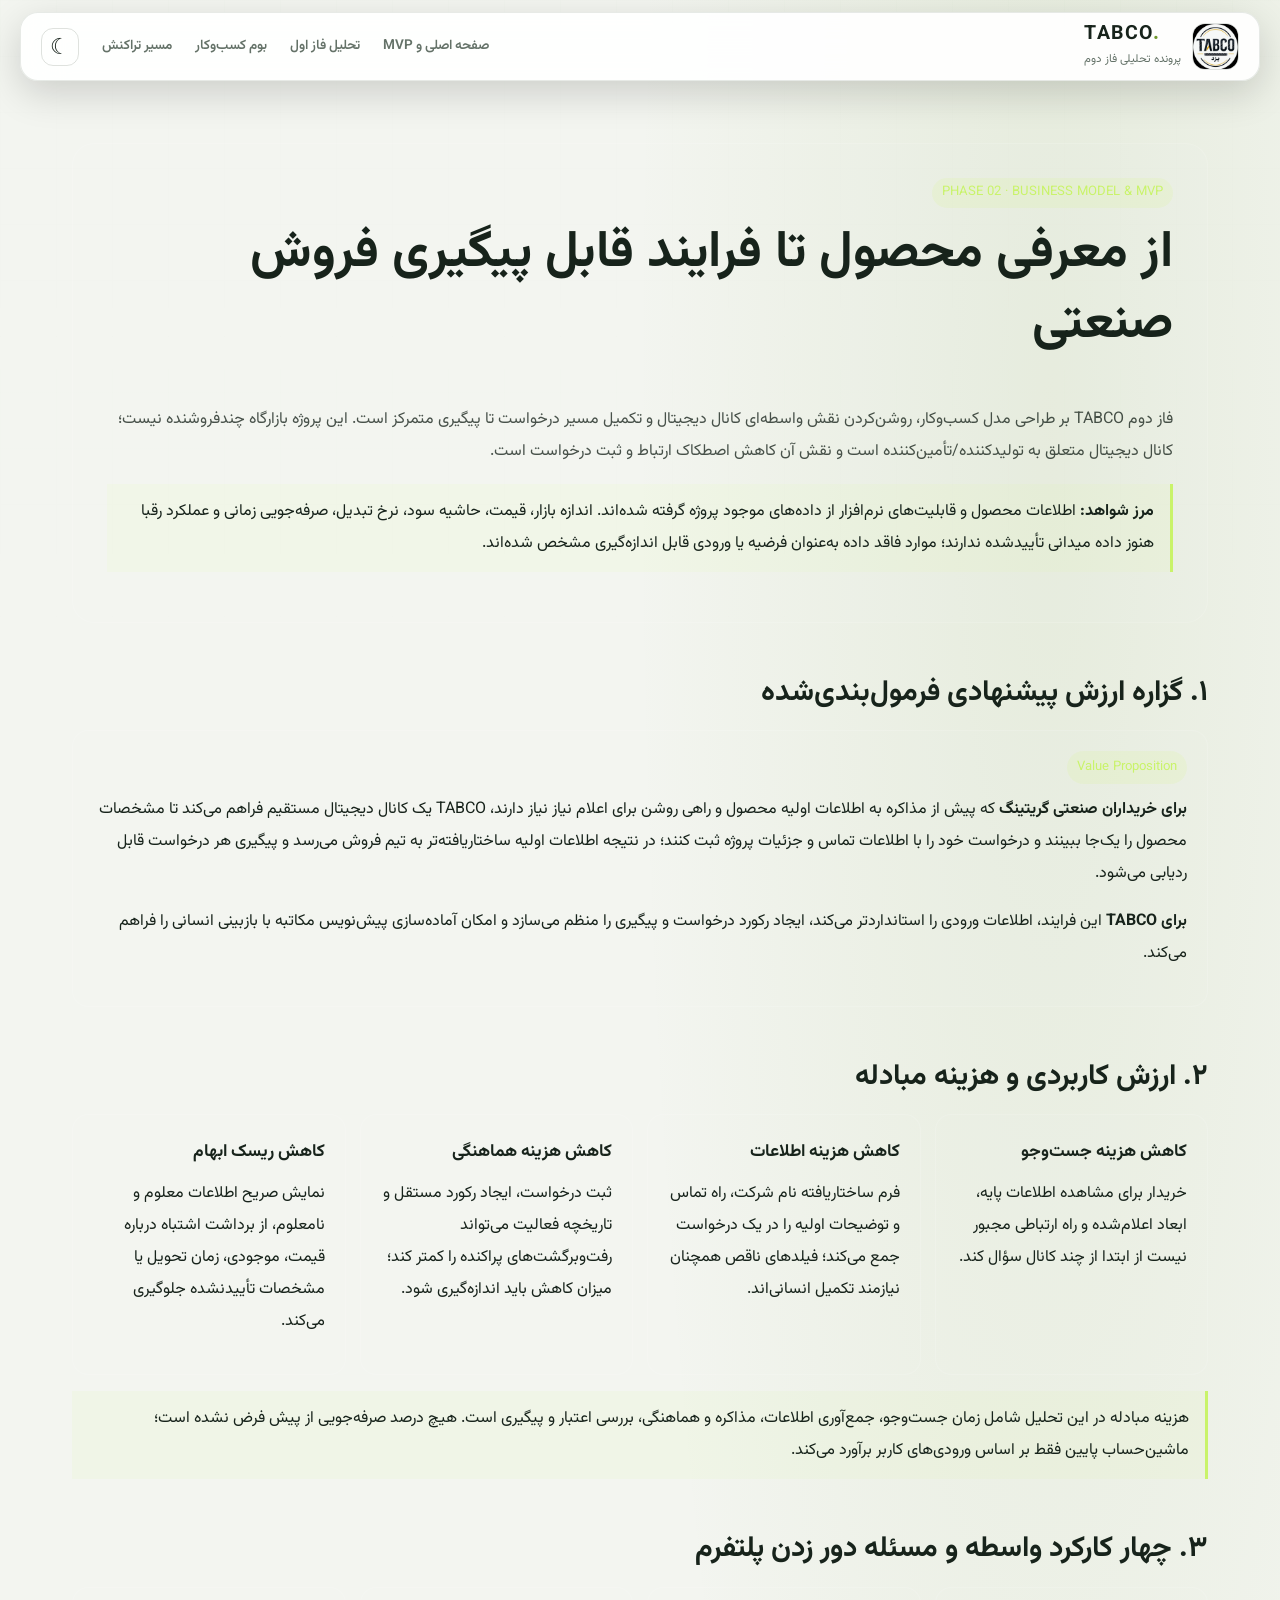
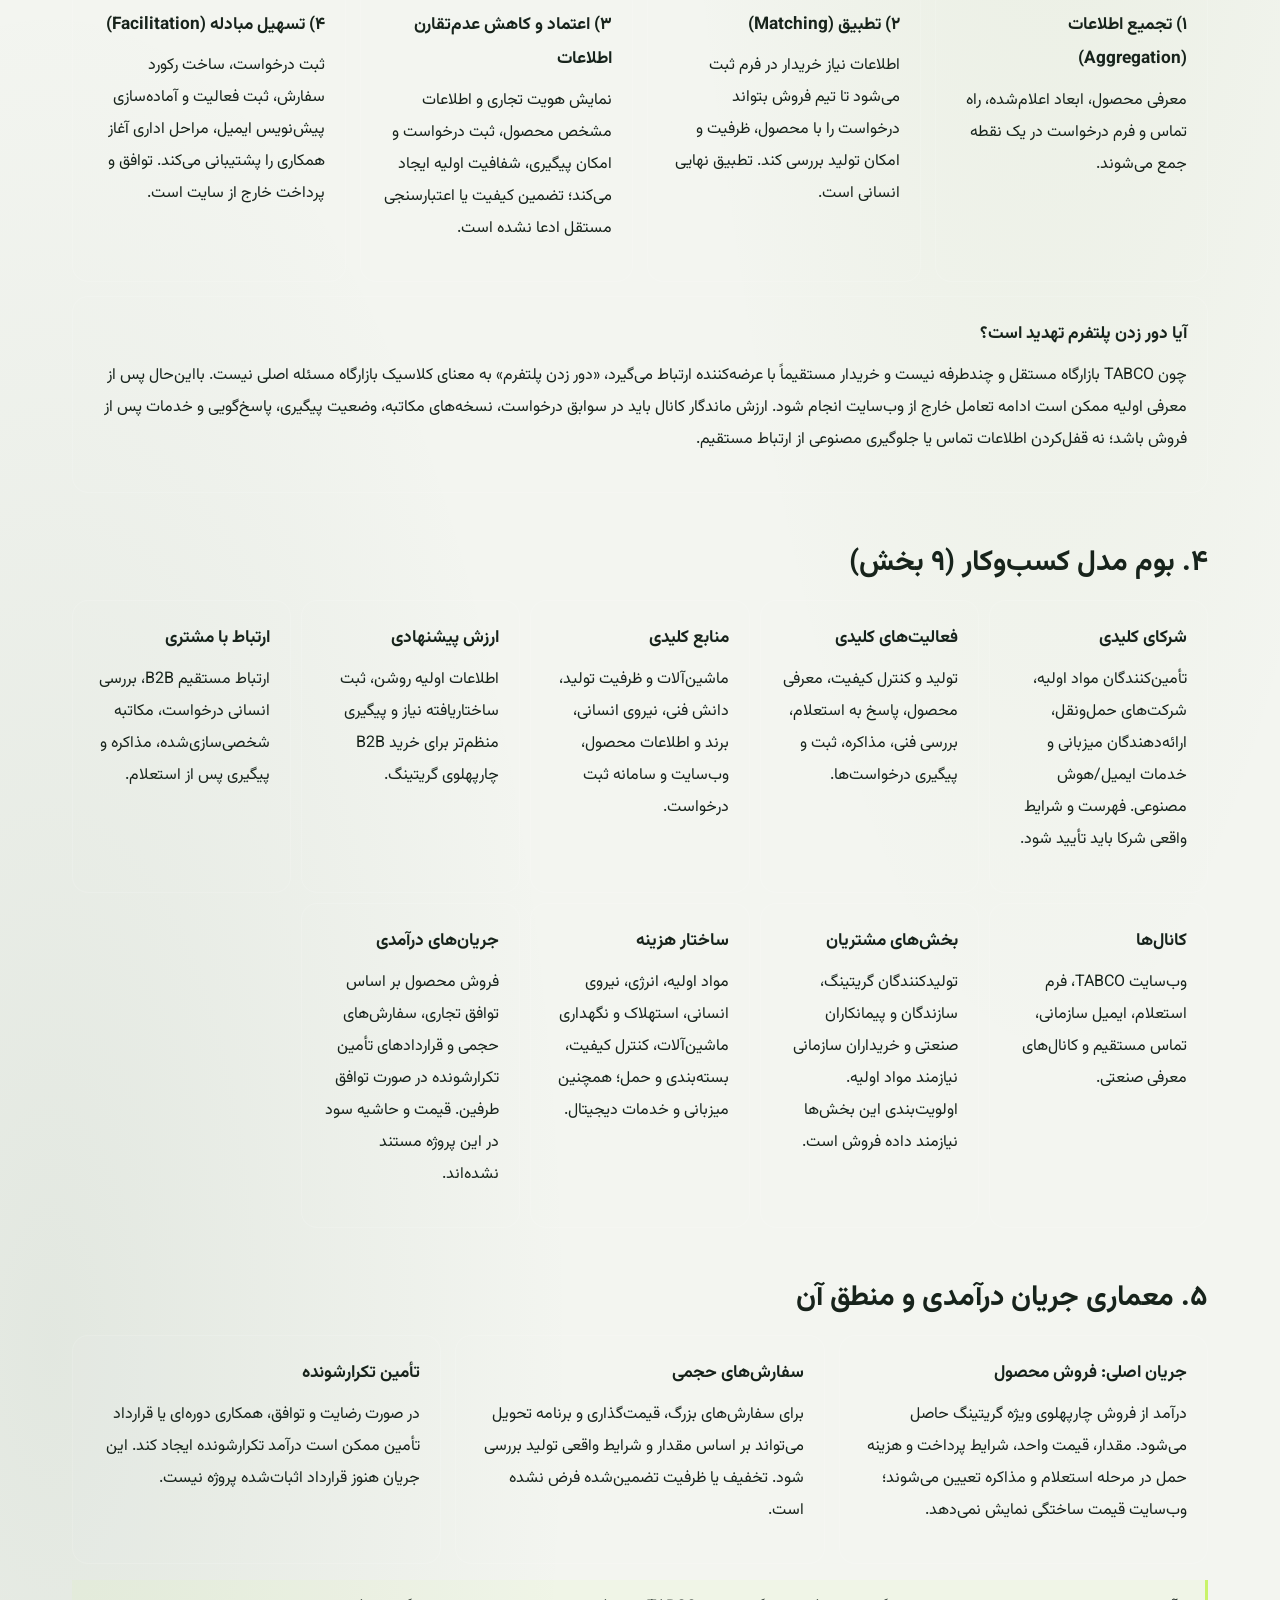
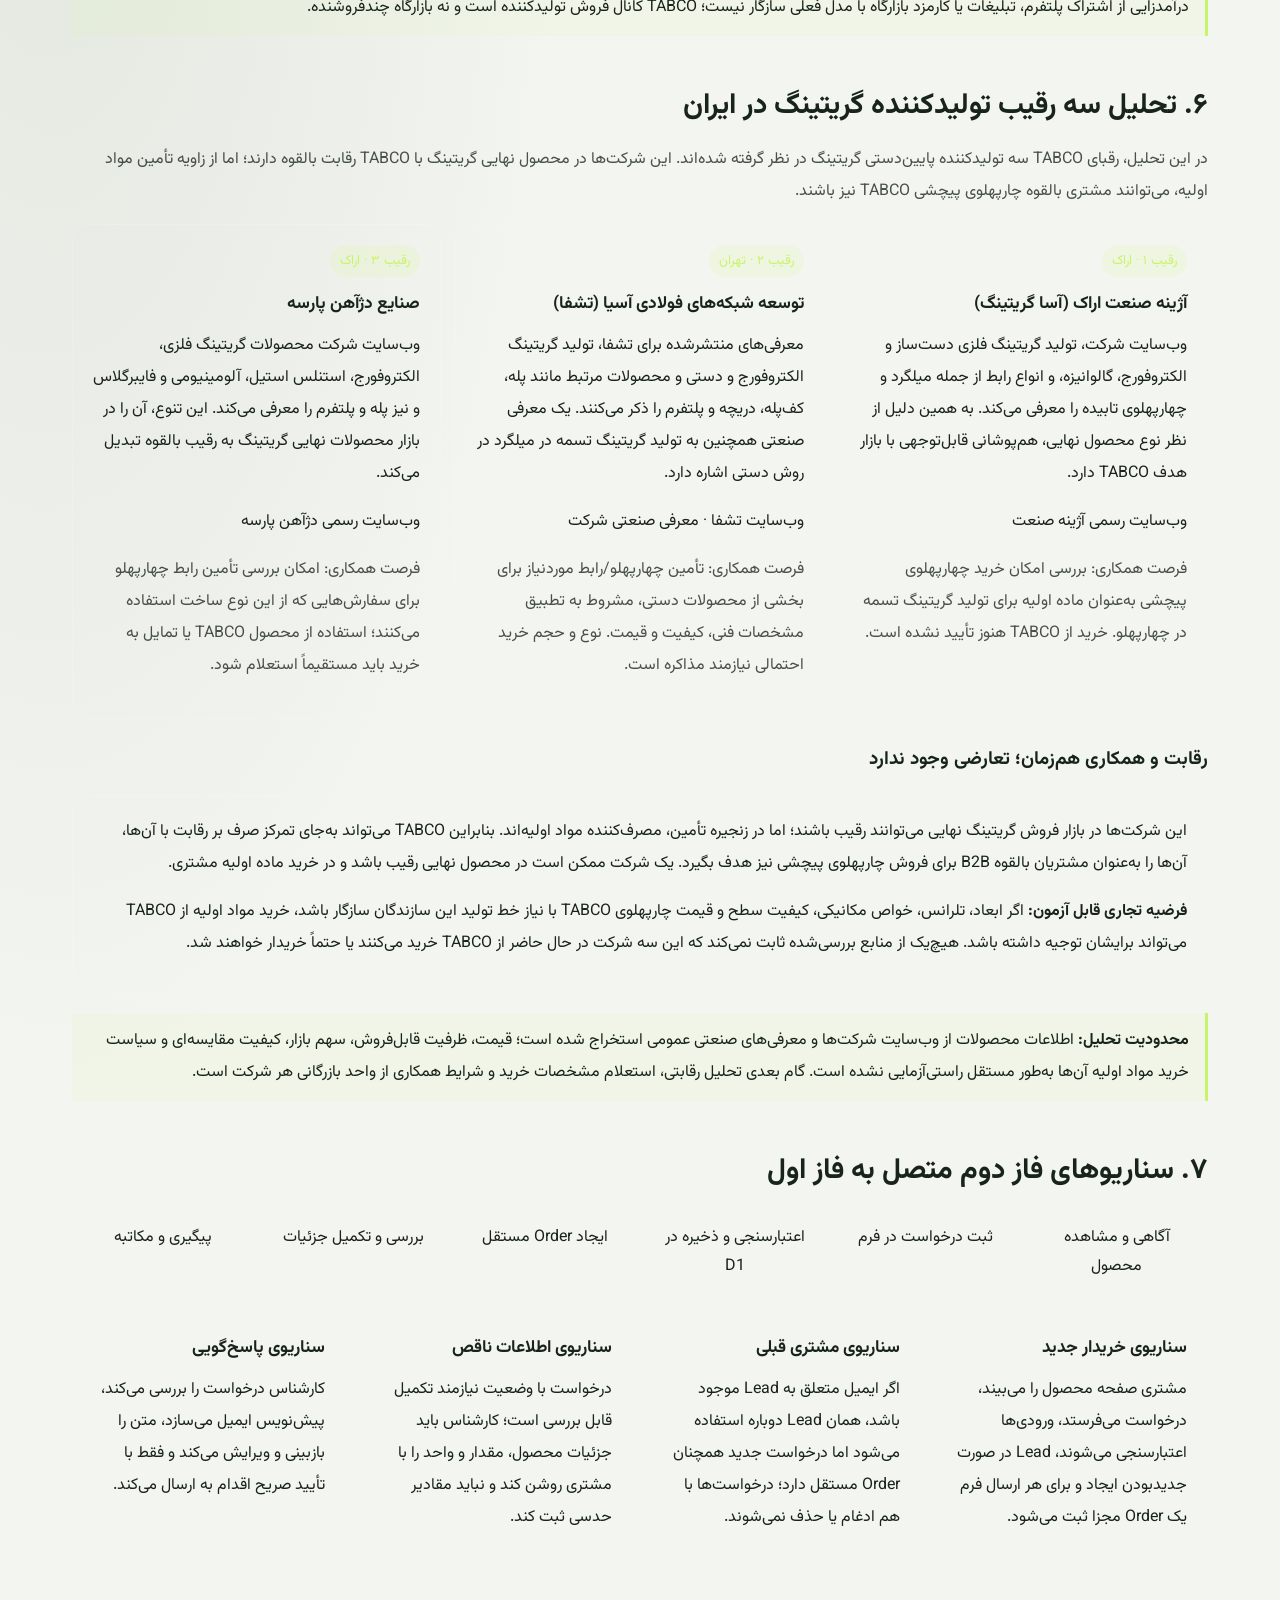
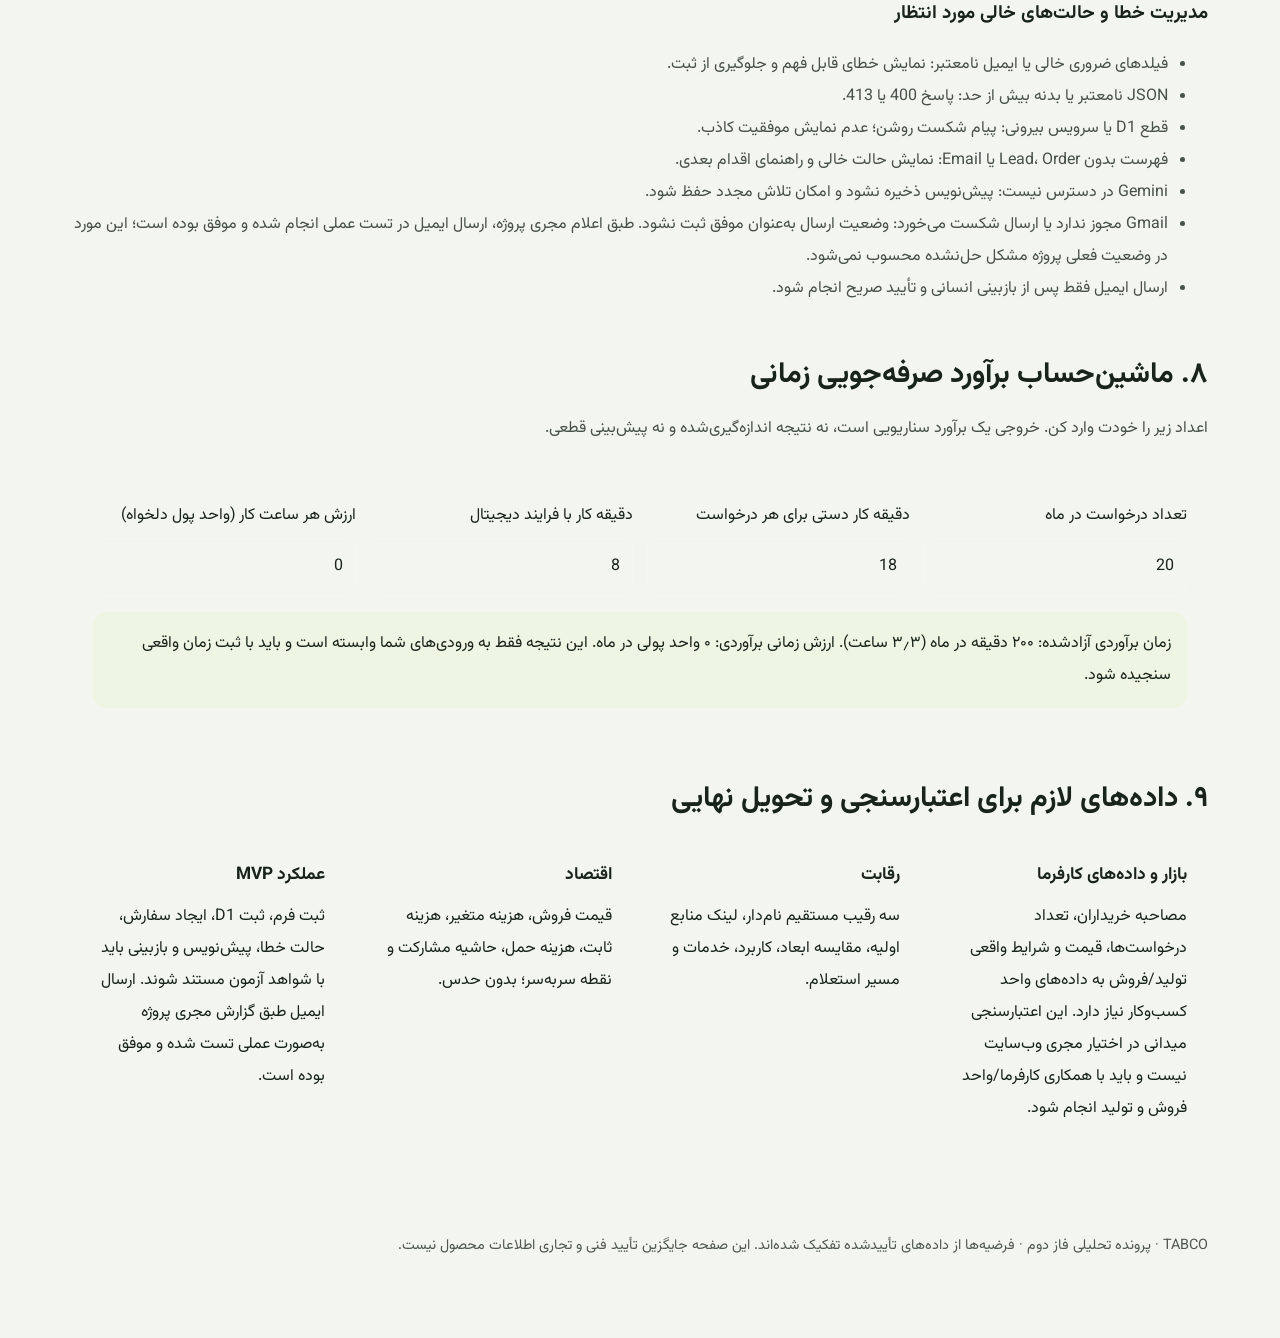
<file: tabco/phase2.html>
<!doctype html>
<html lang="fa" dir="rtl">
<head>
<meta charset="UTF-8"><meta name="viewport" content="width=device-width, initial-scale=1">
<meta name="theme-color" content="#101714">
<title>تحلیل فاز دوم | TABCO</title>
<link rel="stylesheet" href="styles.css">
<style>
.p2-wrap{max-width:1180px;margin:auto;padding:34px 22px 80px}.p2-hero{padding:34px;border:1px solid var(--line,#ffffff20);border-radius:22px;background:var(--surface,rgba(255,255,255,.04));margin:28px 0}.p2-hero h1{font-size:clamp(2rem,4vw,3.4rem);line-height:1.4}.p2-section{margin:44px 0}.p2-section h2{font-size:1.8rem;margin-bottom:12px}.p2-muted{opacity:.78;line-height:2}.p2-grid{display:grid;grid-template-columns:repeat(auto-fit,minmax(240px,1fr));gap:14px}.p2-card{padding:20px;border:1px solid var(--line,#ffffff20);border-radius:16px;background:var(--surface,rgba(255,255,255,.035));line-height:2}.p2-card h3{margin:0 0 8px;font-size:1.08rem}.p2-tag{display:inline-block;padding:3px 10px;border-radius:30px;background:rgba(201,243,106,.12);color:var(--accent,#c9f36a);font-size:.82rem;margin-bottom:10px}.p2-table{width:100%;border-collapse:collapse;line-height:1.9}.p2-table th,.p2-table td{padding:12px;border-bottom:1px solid var(--line,#ffffff20);text-align:right;vertical-align:top}.p2-table th{opacity:.8}.p2-canvas{display:grid;grid-template-columns:repeat(5,minmax(0,1fr));gap:10px}.p2-canvas .p2-card{min-height:160px}.p2-canvas .wide{grid-column:span 2}.p2-flow{display:flex;align-items:stretch;gap:8px;flex-wrap:wrap}.p2-flow span{flex:1;min-width:130px;padding:14px;border:1px solid var(--line,#ffffff25);border-radius:12px;text-align:center}.p2-form{display:grid;grid-template-columns:repeat(auto-fit,minmax(190px,1fr));gap:14px;margin-top:18px}.p2-form label{display:grid;gap:6px}.p2-form input{width:100%;padding:12px;border:1px solid var(--line,#ffffff35);border-radius:10px;background:transparent;color:inherit;font:inherit}.p2-result{margin-top:16px;padding:16px;border-radius:12px;background:rgba(201,243,106,.1);line-height:2}.p2-note{border-right:3px solid var(--accent,#c9f36a);padding:12px 16px;background:rgba(201,243,106,.06);line-height:2;margin:16px 0}.p2-footer{margin-top:50px;padding-top:20px;border-top:1px solid var(--line,#ffffff20);opacity:.75;font-size:.9rem}@media(max-width:800px){.p2-canvas{grid-template-columns:repeat(2,minmax(0,1fr))}.p2-canvas .wide{grid-column:span 1}.p2-table{font-size:.9rem;display:block;overflow-x:auto}}
</style>
</head>
<body data-page="analysis">
<header class="topbar glass">
<a class="brand" href="index.html"><img src="assets/logo.jpeg" alt="لوگوی تابکو" class="logo"><div><strong>TABCO<span class="brand-dot">.</span></strong><p class="tagline">پرونده تحلیلی فاز دوم</p></div></a>
<nav class="nav"><a href="index.html">صفحه اصلی و MVP</a><a href="analysis.html">تحلیل فاز اول</a><a href="#canvas">بوم کسب‌وکار</a><a href="#mvp">مسیر تراکنش</a><button id="themeToggle" class="icon-btn" type="button" aria-label="تغییر تم"><span id="themeIcon">☼</span></button></nav>
</header>
<main class="p2-wrap">
<section class="p2-hero">
<span class="p2-tag">PHASE 02 · BUSINESS MODEL & MVP</span>
<h1>از معرفی محصول تا <span>فرایند قابل پیگیری فروش صنعتی</span></h1>
<p class="p2-muted">فاز دوم TABCO بر طراحی مدل کسب‌وکار، روشن‌کردن نقش واسطه‌ای کانال دیجیتال و تکمیل مسیر درخواست تا پیگیری متمرکز است. این پروژه بازارگاه چندفروشنده نیست؛ کانال دیجیتال متعلق به تولیدکننده/تأمین‌کننده است و نقش آن کاهش اصطکاک ارتباط و ثبت درخواست است.</p>
<div class="p2-note"><strong>مرز شواهد:</strong> اطلاعات محصول و قابلیت‌های نرم‌افزار از داده‌های موجود پروژه گرفته شده‌اند. اندازه بازار، قیمت، حاشیه سود، نرخ تبدیل، صرفه‌جویی زمانی و عملکرد رقبا هنوز داده میدانی تأییدشده ندارند؛ موارد فاقد داده به‌عنوان فرضیه یا ورودی قابل اندازه‌گیری مشخص شده‌اند.</div>
</section>

<section class="p2-section" id="value">
<h2>۱. گزاره ارزش پیشنهادی فرمول‌بندی‌شده</h2>
<div class="p2-card"><span class="p2-tag">Value Proposition</span>
<p><strong>برای خریداران صنعتی گریتینگ</strong> که پیش از مذاکره به اطلاعات اولیه محصول و راهی روشن برای اعلام نیاز نیاز دارند، TABCO یک کانال دیجیتال مستقیم فراهم می‌کند تا مشخصات محصول را یک‌جا ببینند و درخواست خود را با اطلاعات تماس و جزئیات پروژه ثبت کنند؛ در نتیجه اطلاعات اولیه ساختاریافته‌تر به تیم فروش می‌رسد و پیگیری هر درخواست قابل ردیابی می‌شود.</p>
<p><strong>برای TABCO</strong> این فرایند، اطلاعات ورودی را استانداردتر می‌کند، ایجاد رکورد درخواست و پیگیری را منظم می‌سازد و امکان آماده‌سازی پیش‌نویس مکاتبه با بازبینی انسانی را فراهم می‌کند.</p></div>
</section>

<section class="p2-section" id="utility">
<h2>۲. ارزش کاربردی و هزینه مبادله</h2>
<div class="p2-grid">
<article class="p2-card"><h3>کاهش هزینه جست‌وجو</h3><p>خریدار برای مشاهده اطلاعات پایه، ابعاد اعلام‌شده و راه ارتباطی مجبور نیست از ابتدا از چند کانال سؤال کند.</p></article>
<article class="p2-card"><h3>کاهش هزینه اطلاعات</h3><p>فرم ساختاریافته نام شرکت، راه تماس و توضیحات اولیه را در یک درخواست جمع می‌کند؛ فیلدهای ناقص همچنان نیازمند تکمیل انسانی‌اند.</p></article>
<article class="p2-card"><h3>کاهش هزینه هماهنگی</h3><p>ثبت درخواست، ایجاد رکورد مستقل و تاریخچه فعالیت می‌تواند رفت‌وبرگشت‌های پراکنده را کمتر کند؛ میزان کاهش باید اندازه‌گیری شود.</p></article>
<article class="p2-card"><h3>کاهش ریسک ابهام</h3><p>نمایش صریح اطلاعات معلوم و نامعلوم، از برداشت اشتباه درباره قیمت، موجودی، زمان تحویل یا مشخصات تأییدنشده جلوگیری می‌کند.</p></article>
</div>
<p class="p2-note">هزینه مبادله در این تحلیل شامل زمان جست‌وجو، جمع‌آوری اطلاعات، مذاکره و هماهنگی، بررسی اعتبار و پیگیری است. هیچ درصد صرفه‌جویی از پیش فرض نشده است؛ ماشین‌حساب پایین فقط بر اساس ورودی‌های کاربر برآورد می‌کند.</p>
</section>

<section class="p2-section" id="intermediary">
<h2>۳. چهار کارکرد واسطه و مسئله دور زدن پلتفرم</h2>
<div class="p2-grid">
<article class="p2-card"><h3>۱) تجمیع اطلاعات (Aggregation)</h3><p>معرفی محصول، ابعاد اعلام‌شده، راه تماس و فرم درخواست در یک نقطه جمع می‌شوند.</p></article>
<article class="p2-card"><h3>۲) تطبیق (Matching)</h3><p>اطلاعات نیاز خریدار در فرم ثبت می‌شود تا تیم فروش بتواند درخواست را با محصول، ظرفیت و امکان تولید بررسی کند. تطبیق نهایی انسانی است.</p></article>
<article class="p2-card"><h3>۳) اعتماد و کاهش عدم‌تقارن اطلاعات</h3><p>نمایش هویت تجاری و اطلاعات مشخص محصول، ثبت درخواست و امکان پیگیری، شفافیت اولیه ایجاد می‌کند؛ تضمین کیفیت یا اعتبارسنجی مستقل ادعا نشده است.</p></article>
<article class="p2-card"><h3>۴) تسهیل مبادله (Facilitation)</h3><p>ثبت درخواست، ساخت رکورد سفارش، ثبت فعالیت و آماده‌سازی پیش‌نویس ایمیل، مراحل اداری آغاز همکاری را پشتیبانی می‌کند. توافق و پرداخت خارج از سایت است.</p></article>
</div>
<div class="p2-card" style="margin-top:14px"><h3>آیا دور زدن پلتفرم تهدید است؟</h3><p>چون TABCO بازارگاه مستقل و چندطرفه نیست و خریدار مستقیماً با عرضه‌کننده ارتباط می‌گیرد، «دور زدن پلتفرم» به معنای کلاسیک بازارگاه مسئله اصلی نیست. بااین‌حال پس از معرفی اولیه ممکن است ادامه تعامل خارج از وب‌سایت انجام شود. ارزش ماندگار کانال باید در سوابق درخواست، نسخه‌های مکاتبه، وضعیت پیگیری، پاسخ‌گویی و خدمات پس از فروش باشد؛ نه قفل‌کردن اطلاعات تماس یا جلوگیری مصنوعی از ارتباط مستقیم.</p></div>
</section>

<section class="p2-section" id="canvas">
<h2>۴. بوم مدل کسب‌وکار (۹ بخش)</h2>
<div class="p2-canvas">
<article class="p2-card"><h3>شرکای کلیدی</h3><p>تأمین‌کنندگان مواد اولیه، شرکت‌های حمل‌ونقل، ارائه‌دهندگان میزبانی و خدمات ایمیل/هوش مصنوعی. فهرست و شرایط واقعی شرکا باید تأیید شود.</p></article>
<article class="p2-card"><h3>فعالیت‌های کلیدی</h3><p>تولید و کنترل کیفیت، معرفی محصول، پاسخ به استعلام، بررسی فنی، مذاکره، ثبت و پیگیری درخواست‌ها.</p></article>
<article class="p2-card"><h3>منابع کلیدی</h3><p>ماشین‌آلات و ظرفیت تولید، دانش فنی، نیروی انسانی، برند و اطلاعات محصول، وب‌سایت و سامانه ثبت درخواست.</p></article>
<article class="p2-card"><h3>ارزش پیشنهادی</h3><p>اطلاعات اولیه روشن، ثبت ساختاریافته نیاز و پیگیری منظم‌تر برای خرید B2B چارپهلوی گریتینگ.</p></article>
<article class="p2-card"><h3>ارتباط با مشتری</h3><p>ارتباط مستقیم B2B، بررسی انسانی درخواست، مکاتبه شخصی‌سازی‌شده، مذاکره و پیگیری پس از استعلام.</p></article>
<article class="p2-card"><h3>کانال‌ها</h3><p>وب‌سایت TABCO، فرم استعلام، ایمیل سازمانی، تماس مستقیم و کانال‌های معرفی صنعتی.</p></article>
<article class="p2-card"><h3>بخش‌های مشتریان</h3><p>تولیدکنندگان گریتینگ، سازندگان و پیمانکاران صنعتی و خریداران سازمانی نیازمند مواد اولیه. اولویت‌بندی این بخش‌ها نیازمند داده فروش است.</p></article>
<article class="p2-card"><h3>ساختار هزینه</h3><p>مواد اولیه، انرژی، نیروی انسانی، استهلاک و نگهداری ماشین‌آلات، کنترل کیفیت، بسته‌بندی و حمل؛ همچنین میزبانی و خدمات دیجیتال.</p></article>
<article class="p2-card"><h3>جریان‌های درآمدی</h3><p>فروش محصول بر اساس توافق تجاری، سفارش‌های حجمی و قراردادهای تأمین تکرارشونده در صورت توافق طرفین. قیمت و حاشیه سود در این پروژه مستند نشده‌اند.</p></article>
</div>
</section>

<section class="p2-section" id="revenue">
<h2>۵. معماری جریان درآمدی و منطق آن</h2>
<div class="p2-grid">
<article class="p2-card"><h3>جریان اصلی: فروش محصول</h3><p>درآمد از فروش چارپهلوی ویژه گریتینگ حاصل می‌شود. مقدار، قیمت واحد، شرایط پرداخت و هزینه حمل در مرحله استعلام و مذاکره تعیین می‌شوند؛ وب‌سایت قیمت ساختگی نمایش نمی‌دهد.</p></article>
<article class="p2-card"><h3>سفارش‌های حجمی</h3><p>برای سفارش‌های بزرگ، قیمت‌گذاری و برنامه تحویل می‌تواند بر اساس مقدار و شرایط واقعی تولید بررسی شود. تخفیف یا ظرفیت تضمین‌شده فرض نشده است.</p></article>
<article class="p2-card"><h3>تأمین تکرارشونده</h3><p>در صورت رضایت و توافق، همکاری دوره‌ای یا قرارداد تأمین ممکن است درآمد تکرارشونده ایجاد کند. این جریان هنوز قرارداد اثبات‌شده پروژه نیست.</p></article>
</div>
<p class="p2-note">درآمدزایی از اشتراک پلتفرم، تبلیغات یا کارمزد بازارگاه با مدل فعلی سازگار نیست؛ TABCO کانال فروش تولیدکننده است و نه بازارگاه چندفروشنده.</p>
</section>

<section class="p2-section" id="alternatives">
<h2>۶. تحلیل سه رقیب تولیدکننده گریتینگ در ایران</h2>
<p class="p2-muted">در این تحلیل، رقبای TABCO سه تولیدکننده پایین‌دستی گریتینگ در نظر گرفته شده‌اند. این شرکت‌ها در محصول نهایی گریتینگ با TABCO رقابت بالقوه دارند؛ اما از زاویه تأمین مواد اولیه، می‌توانند مشتری بالقوه چارپهلوی پیچشی TABCO نیز باشند.</p>
<div class="p2-grid">
<article class="p2-card"><span class="p2-tag">رقیب ۱ · اراک</span><h3>آژینه صنعت اراک (آسا گریتینگ)</h3><p>وب‌سایت شرکت، تولید گریتینگ فلزی دست‌ساز و الکتروفورج، گالوانیزه، و انواع رابط از جمله میلگرد و چهارپهلوی تابیده را معرفی می‌کند. به همین دلیل از نظر نوع محصول نهایی، هم‌پوشانی قابل‌توجهی با بازار هدف TABCO دارد.</p><p><a href="https://www.grating.ir/" target="_blank" rel="noopener">وب‌سایت رسمی آژینه صنعت</a></p><p class="p2-muted">فرصت همکاری: بررسی امکان خرید چهارپهلوی پیچشی به‌عنوان ماده اولیه برای تولید گریتینگ تسمه در چهارپهلو. خرید از TABCO هنوز تأیید نشده است.</p></article>
<article class="p2-card"><span class="p2-tag">رقیب ۲ · تهران</span><h3>توسعه شبکه‌های فولادی آسیا (تشفا)</h3><p>معرفی‌های منتشرشده برای تشفا، تولید گریتینگ الکتروفورج و دستی و محصولات مرتبط مانند پله، کف‌پله، دریچه و پلتفرم را ذکر می‌کنند. یک معرفی صنعتی همچنین به تولید گریتینگ تسمه در میلگرد در روش دستی اشاره دارد.</p><p><a href="https://www.tashfa.ir/" target="_blank" rel="noopener">وب‌سایت تشفا</a> · <a href="https://www.mihansakhteman.com/show/شرکت-توسعه-شبکه-های-فولادی-آسیا-تشфа/5918" target="_blank" rel="noopener">معرفی صنعتی شرکت</a></p><p class="p2-muted">فرصت همکاری: تأمین چهارپهلو/رابط موردنیاز برای بخشی از محصولات دستی، مشروط به تطبیق مشخصات فنی، کیفیت و قیمت. نوع و حجم خرید احتمالی نیازمند مذاکره است.</p></article>
<article class="p2-card"><span class="p2-tag">رقیب ۳ · اراک</span><h3>صنایع دژآهن پارسه</h3><p>وب‌سایت شرکت محصولات گریتینگ فلزی، الکتروفورج، استنلس استیل، آلومینیومی و فایبرگلاس و نیز پله و پلتفرم را معرفی می‌کند. این تنوع، آن را در بازار محصولات نهایی گریتینگ به رقیب بالقوه تبدیل می‌کند.</p><p><a href="https://www.gratinger.com/" target="_blank" rel="noopener">وب‌سایت رسمی دژآهن پارسه</a></p><p class="p2-muted">فرصت همکاری: امکان بررسی تأمین رابط چهارپهلو برای سفارش‌هایی که از این نوع ساخت استفاده می‌کنند؛ استفاده از محصول TABCO یا تمایل به خرید باید مستقیماً استعلام شود.</p></article>
</div>
<h3 style="margin-top:24px">رقابت و همکاری هم‌زمان؛ تعارضی وجود ندارد</h3>
<div class="p2-card"><p>این شرکت‌ها در بازار فروش گریتینگ نهایی می‌توانند رقیب باشند؛ اما در زنجیره تأمین، مصرف‌کننده مواد اولیه‌اند. بنابراین TABCO می‌تواند به‌جای تمرکز صرف بر رقابت با آن‌ها، آن‌ها را به‌عنوان مشتریان بالقوه B2B برای فروش چارپهلوی پیچشی نیز هدف بگیرد. یک شرکت ممکن است در محصول نهایی رقیب باشد و در خرید ماده اولیه مشتری.</p><p><strong>فرضیه تجاری قابل آزمون:</strong> اگر ابعاد، تلرانس، خواص مکانیکی، کیفیت سطح و قیمت چارپهلوی TABCO با نیاز خط تولید این سازندگان سازگار باشد، خرید مواد اولیه از TABCO می‌تواند برایشان توجیه داشته باشد. هیچ‌یک از منابع بررسی‌شده ثابت نمی‌کند که این سه شرکت در حال حاضر از TABCO خرید می‌کنند یا حتماً خریدار خواهند شد.</p></div>
<div class="p2-note"><strong>محدودیت تحلیل:</strong> اطلاعات محصولات از وب‌سایت شرکت‌ها و معرفی‌های صنعتی عمومی استخراج شده است؛ قیمت، ظرفیت قابل‌فروش، سهم بازار، کیفیت مقایسه‌ای و سیاست خرید مواد اولیه آن‌ها به‌طور مستقل راستی‌آزمایی نشده است. گام بعدی تحلیل رقابتی، استعلام مشخصات خرید و شرایط همکاری از واحد بازرگانی هر شرکت است.</div>
</section>

<section class="p2-section" id="mvp">
<h2>۷. سناریوهای فاز دوم متصل به فاز اول</h2>
<div class="p2-flow"><span>آگاهی و مشاهده محصول</span><span>ثبت درخواست در فرم</span><span>اعتبارسنجی و ذخیره در D1</span><span>ایجاد Order مستقل</span><span>بررسی و تکمیل جزئیات</span><span>پیگیری و مکاتبه</span></div>
<div class="p2-grid" style="margin-top:14px">
<article class="p2-card"><h3>سناریوی خریدار جدید</h3><p>مشتری صفحه محصول را می‌بیند، درخواست می‌فرستد، ورودی‌ها اعتبارسنجی می‌شوند، Lead در صورت جدیدبودن ایجاد و برای هر ارسال فرم یک Order مجزا ثبت می‌شود.</p></article>
<article class="p2-card"><h3>سناریوی مشتری قبلی</h3><p>اگر ایمیل متعلق به Lead موجود باشد، همان Lead دوباره استفاده می‌شود اما درخواست جدید همچنان Order مستقل دارد؛ درخواست‌ها با هم ادغام یا حذف نمی‌شوند.</p></article>
<article class="p2-card"><h3>سناریوی اطلاعات ناقص</h3><p>درخواست با وضعیت نیازمند تکمیل قابل بررسی است؛ کارشناس باید جزئیات محصول، مقدار و واحد را با مشتری روشن کند و نباید مقادیر حدسی ثبت کند.</p></article>
<article class="p2-card"><h3>سناریوی پاسخ‌گویی</h3><p>کارشناس درخواست را بررسی می‌کند، پیش‌نویس ایمیل می‌سازد، متن را بازبینی و ویرایش می‌کند و فقط با تأیید صریح اقدام به ارسال می‌کند.</p></article>
</div>
<h3 style="margin-top:26px">مدیریت خطا و حالت‌های خالی مورد انتظار</h3>
<ul class="p2-muted">
<li>فیلدهای ضروری خالی یا ایمیل نامعتبر: نمایش خطای قابل فهم و جلوگیری از ثبت.</li>
<li>JSON نامعتبر یا بدنه بیش از حد: پاسخ 400 یا 413.</li>
<li>قطع D1 یا سرویس بیرونی: پیام شکست روشن؛ عدم نمایش موفقیت کاذب.</li>
<li>فهرست بدون Lead، Order یا Email: نمایش حالت خالی و راهنمای اقدام بعدی.</li>
<li>Gemini در دسترس نیست: پیش‌نویس ذخیره نشود و امکان تلاش مجدد حفظ شود.</li>
<li>Gmail مجوز ندارد یا ارسال شکست می‌خورد: وضعیت ارسال به‌عنوان موفق ثبت نشود. طبق اعلام مجری پروژه، ارسال ایمیل در تست عملی انجام شده و موفق بوده است؛ این مورد در وضعیت فعلی پروژه مشکل حل‌نشده محسوب نمی‌شود.</li>
<li>ارسال ایمیل فقط پس از بازبینی انسانی و تأیید صریح انجام شود.</li>
</ul>
</section>

<section class="p2-section" id="calculator">
<h2>۸. ماشین‌حساب برآورد صرفه‌جویی زمانی</h2>
<p class="p2-muted">اعداد زیر را خودت وارد کن. خروجی یک برآورد سناریویی است، نه نتیجه اندازه‌گیری‌شده و نه پیش‌بینی قطعی.</p>
<div class="p2-card">
<div class="p2-form">
<label>تعداد درخواست در ماه<input id="p2-count" type="number" min="0" step="1" value="20"></label>
<label>دقیقه کار دستی برای هر درخواست<input id="p2-before" type="number" min="0" step="1" value="18"></label>
<label>دقیقه کار با فرایند دیجیتال<input id="p2-after" type="number" min="0" step="1" value="8"></label>
<label>ارزش هر ساعت کار (واحد پول دلخواه)<input id="p2-rate" type="number" min="0" step="1000" value="0"></label>
</div>
<div class="p2-result" aria-live="polite" id="p2-output">در حال محاسبه…</div>
</div>
</section>

<section class="p2-section">
<h2>۹. داده‌های لازم برای اعتبارسنجی و تحویل نهایی</h2>
<div class="p2-grid">
<article class="p2-card"><h3>بازار و داده‌های کارفرما</h3><p>مصاحبه خریداران، تعداد درخواست‌ها، قیمت و شرایط واقعی تولید/فروش به داده‌های واحد کسب‌وکار نیاز دارد. این اعتبارسنجی میدانی در اختیار مجری وب‌سایت نیست و باید با همکاری کارفرما/واحد فروش و تولید انجام شود.</p></article>
<article class="p2-card"><h3>رقابت</h3><p>سه رقیب مستقیم نام‌دار، لینک منابع اولیه، مقایسه ابعاد، کاربرد، خدمات و مسیر استعلام.</p></article>
<article class="p2-card"><h3>اقتصاد</h3><p>قیمت فروش، هزینه متغیر، هزینه ثابت، هزینه حمل، حاشیه مشارکت و نقطه سربه‌سر؛ بدون حدس.</p></article>
<article class="p2-card"><h3>عملکرد MVP</h3><p>ثبت فرم، ثبت D1، ایجاد سفارش، حالت خطا، پیش‌نویس و بازبینی باید با شواهد آزمون مستند شوند. ارسال ایمیل طبق گزارش مجری پروژه به‌صورت عملی تست شده و موفق بوده است.</p></article>
</div>
</section>
<div class="p2-footer">TABCO · پرونده تحلیلی فاز دوم · فرضیه‌ها از داده‌های تأییدشده تفکیک شده‌اند. این صفحه جایگزین تأیید فنی و تجاری اطلاعات محصول نیست.</div>
</main>
<script src="phase2.js"></script>
<script src="script.js"></script>
</body></html>
</file>
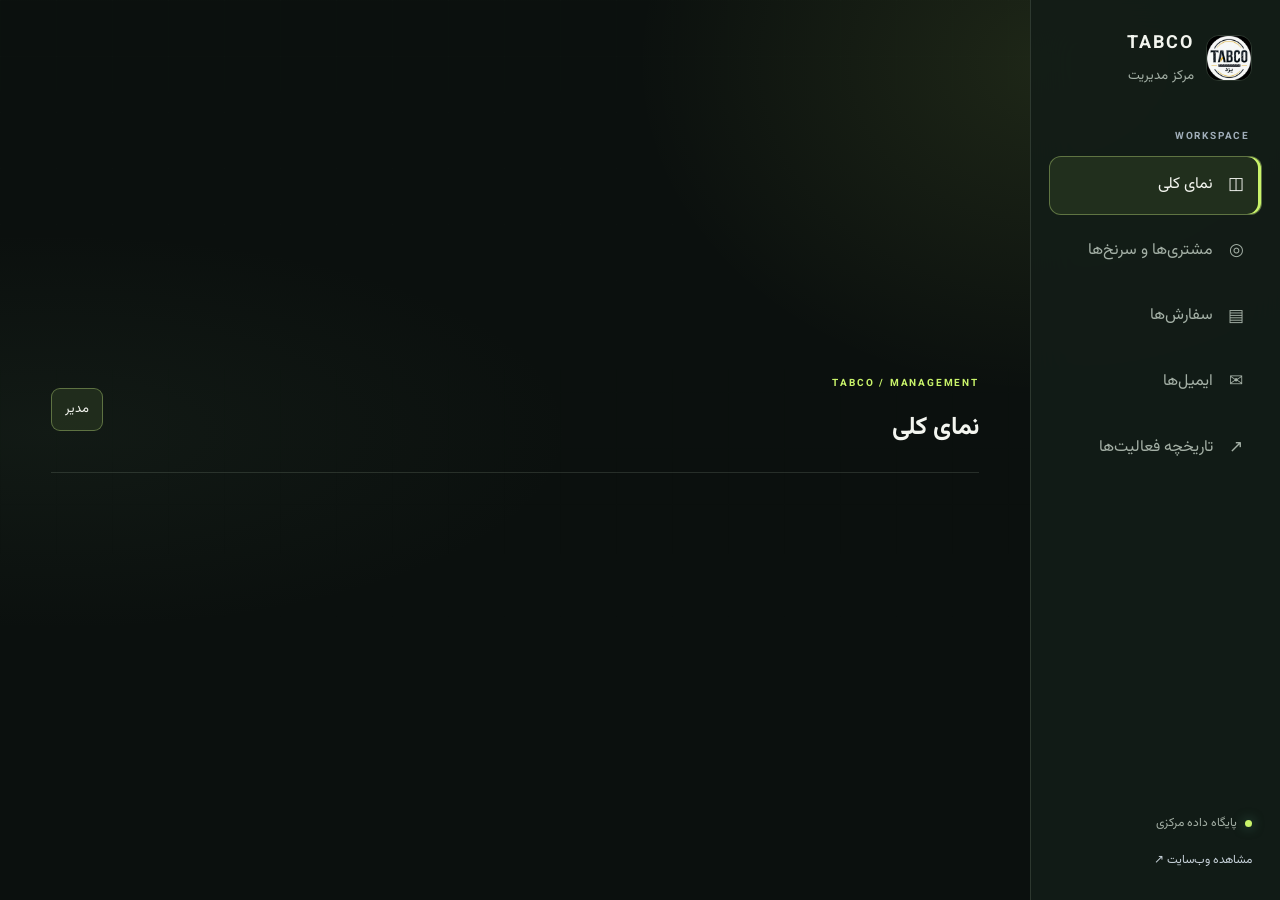
<file: tabco/admin/email-drafts.html>
<!doctype html>
<html lang="fa" dir="rtl" data-theme="dark">
<head>
  <meta charset="UTF-8"><meta name="viewport" content="width=device-width,initial-scale=1">
  <meta name="robots" content="noindex,nofollow">
  <title>مدیریت ایمیل‌ها | TABCO</title>
  <link rel="stylesheet" href="../styles.css">
  <link rel="stylesheet" href="admin.css">
</head>
<body class="admin-app" data-page="admin" data-default-tab="emails">
  <div class="admin-shell">
    <aside class="sidebar">
      <a class="admin-brand" href="../index.html"><img src="../assets/logo.jpeg" alt="TABCO"><span><b>TABCO</b><small>مرکز مدیریت</small></span></a>
      <div class="side-caption">WORKSPACE</div>
      <nav class="side-nav" aria-label="مدیریت">
        <button class="side-link active" data-tab="overview"><i>◫</i> نمای کلی</button>
        <button class="side-link" data-tab="leads"><i>◎</i> مشتری‌ها و سرنخ‌ها</button>
        <button class="side-link" data-tab="orders"><i>▤</i> سفارش‌ها</button>
        <button class="side-link" data-tab="emails"><i>✉</i> ایمیل‌ها</button>
        <button class="side-link" data-tab="activity"><i>↗</i> تاریخچه فعالیت‌ها</button>
      </nav>
      <div class="sidebar-bottom">
        <span class="db-indicator"><i></i> پایگاه داده مرکزی</span>
        <a href="../index.html">مشاهده وب‌سایت ↗</a>
      </div>
    </aside>

    <main class="admin-main">
      <header class="admin-topbar">
        <div><span class="eyebrow">TABCO / MANAGEMENT</span><h1 id="pageTitle">نمای کلی</h1></div>
        <div class="top-actions"><span class="admin-user" id="adminUser">مدیر</span><button class="btn-quiet" id="logoutBtn" hidden>خروج</button></div>
      </header>

      <section class="auth-screen" id="authScreen" hidden>
        <div class="auth-box">
          <div class="auth-mark">T.</div>
          <span class="eyebrow">SECURE WORKSPACE</span>
          <h2 id="authTitle">ورود به مرکز مدیریت</h2>
          <p id="authDescription">برای دسترسی به اطلاعات مشتریان و سفارش‌ها وارد شوید.</p>
          <form id="loginForm">
            <label>نام کاربری<input name="username" autocomplete="username" required></label>
            <label>رمز عبور<input name="password" type="password" autocomplete="current-password" required></label>
            <button class="btn-primary" type="submit">ورود به پنل</button>
          </form>
          <button class="text-button" id="showSetup" type="button">راه‌اندازی اولیه؟</button>
          <div id="setupBox" hidden>
            <div class="auth-divider">راه‌اندازی اولیه مدیر</div>
            <p>هنوز حساب مدیریتی ساخته نشده است. برای ساخت اولین حساب، کلید راه‌اندازی محرمانه را وارد کنید.</p>
            <form id="setupForm">
              <label>کلید راه‌اندازی<input name="setup_key" type="password" required></label>
              <label>نام کاربری مدیر<input name="username" autocomplete="username" required></label>
              <label>رمز عبور جدید (حداقل ۱۲ کاراکتر)<input name="password" type="password" minlength="12" required></label>
              <button class="btn-primary" type="submit">ساخت حساب مدیر</button>
            </form>
          </div>
          <p class="auth-error" id="authError" role="status"></p>
        </div>
      </section>

      <section class="app-content" id="appContent" hidden>
        <div class="view active" id="view-overview">
          <div class="welcome-row"><div><h2>سلام، به مرکز عملیات TABCO خوش آمدی.</h2><p>اطلاعات مشتری‌ها، سفارش‌ها و ارتباطات در یک پایگاه داده مشترک مدیریت می‌شوند.</p></div><span class="live-pill"><i></i> همگام با D1</span></div>
          <div class="stats-grid">
            <article class="stat-card"><span>کل مشتری‌ها</span><b id="statLeads">—</b><small>تمام سرنخ‌های ثبت‌شده</small></article>
            <article class="stat-card"><span>سفارش‌های فعال</span><b id="statOrders">—</b><small>سفارش‌های بایگانی‌نشده</small></article>
            <article class="stat-card"><span>پیش‌نویس ایمیل</span><b id="statDrafts">—</b><small>نیازمند بازبینی مدیر</small></article>
            <article class="stat-card"><span>ایمیل‌های ارسال‌شده</span><b id="statSent">—</b><small>سوابق ارسال ثبت‌شده</small></article>
          </div>
          <section class="panel"><div class="panel-heading"><div><span class="eyebrow">LATEST UPDATES</span><h3>آخرین فعالیت‌ها</h3></div><button class="text-button" data-go="activity">مشاهده همه ←</button></div><div id="recentActivity" class="activity-list"></div></section>
        </div>

        <div class="view" id="view-leads">
          <div class="toolbar"><div><span class="eyebrow">CUSTOMER RELATIONSHIP</span><h2>مشتری‌ها و سرنخ‌ها</h2><p>تمام مشتری‌ها، با هر وضعیت و از هر کانال ورودی.</p></div><div class="toolbar-actions"><input id="leadSearch" class="search-input" type="search" placeholder="جستجوی شرکت، مخاطب، ایمیل یا تلفن…"><button class="btn-primary" id="newLeadBtn">+ مشتری جدید</button></div></div>
          <section class="panel form-panel" id="leadEditor" hidden><div class="panel-heading"><div><span class="eyebrow">CUSTOMER RECORD</span><h3>ثبت مشتری جدید</h3></div><button class="icon-close" id="closeLeadEditor">×</button></div><form id="leadForm" class="form-grid"><label>نام شرکت *<input name="company_name" required></label><label>نام مخاطب<input name="contact_name"></label><label>ایمیل<input name="contact_email" type="email"></label><label>تلفن<input name="phone"></label><label>وب‌سایت<input name="website"></label><label>کشور<input name="country"></label><label>شهر<input name="city"></label><label>عنوان شغلی<input name="job_title"></label><label>اولویت<select name="priority"><option>Normal</option><option>High</option><option>Low</option></select></label><label>وضعیت<select name="lead_status"><option>New</option><option>Contacted</option><option>Qualified</option><option>Customer</option><option>Rejected</option></select></label><label>عدم تمایل به تماس<select name="opt_out"><option>No</option><option>Yes</option></select></label><label class="wide">یادداشت<textarea name="notes" rows="2"></textarea></label><div class="form-actions wide"><button class="btn-primary" type="submit">ذخیره مشتری در D1</button><button class="btn-quiet" type="button" id="cancelLead">انصراف</button></div></form></section><section class="panel table-panel"><div class="table-scroll"><table><thead><tr><th>شرکت</th><th>مخاطب</th><th>ایمیل</th><th>وضعیت</th><th>سفارش</th><th>آخرین بروزرسانی</th><th></th></tr></thead><tbody id="leadsTable"></tbody></table></div></section>
          <section class="panel detail-panel" id="leadDetail" hidden></section>
        </div>

        <div class="view" id="view-orders">
          <div class="toolbar"><div><span class="eyebrow">ORDER OPERATIONS</span><h2>مدیریت سفارش‌ها</h2><p>وضعیت تولید، ارسال و رهگیری هر سفارش را از اینجا پیگیری کن.</p></div><div class="toolbar-actions"><input id="orderSearch" class="search-input" type="search" placeholder="جستجوی سفارش یا مشتری…"><button class="btn-primary" id="newOrderBtn">+ سفارش جدید</button></div></div>
          <section class="panel table-panel"><div class="table-scroll"><table><thead><tr><th>کد سفارش</th><th>مشتری</th><th>محصول</th><th>وضعیت سفارش</th><th>وضعیت ارسال</th><th>رهگیری</th><th>آخرین تغییر</th><th></th></tr></thead><tbody id="ordersTable"></tbody></table></div></section>
          <section class="panel form-panel" id="orderEditor" hidden><div class="panel-heading"><div><span class="eyebrow">ORDER RECORD</span><h3 id="orderFormTitle">ثبت سفارش</h3></div><button class="icon-close" id="closeOrderEditor">×</button></div>
            <form id="orderForm" class="form-grid">
              <label>کد سفارش<input name="order_id" placeholder="ORD-2026-001"></label>
              <label>اتصال به مشتری ثبت‌شده<select name="lead_id" id="orderLead"><option value="">بدون اتصال</option></select></label>
              <label>نام مشتری *<input name="customer_name" required></label>
              <label>نام مخاطب<input name="contact_name"></label>
              <label>ایمیل<input name="contact_email" type="email"></label>
              <label>شماره تماس<input name="contact_phone"></label>
              <label>محصول<input name="product" placeholder="چارپهلوی ویژه صنعت گریتینگ"></label>
              <label>مقدار<input name="quantity" type="number" min="0" step="any"></label>
              <label>واحد<input name="unit" placeholder="kg / ton"></label>
              <label>وضعیت سفارش<select name="order_status"><option>Quotation</option><option>Confirmed</option><option>Production</option><option>Completed</option><option>Cancelled</option></select></label>
              <label>وضعیت ارسال<select name="shipping_status"><option>Pending</option><option>Production</option><option>Ready to Ship</option><option>In Transit</option><option>Delivered</option></select></label>
              <label>فورواردر<input name="forwarder"></label>
              <label>شماره رهگیری<input name="tracking_number"></label>
              <label>تاریخ سفارش<input name="order_date" type="date"></label>
              <label>تاریخ پیش‌بینی ارسال<input name="expected_ship_date" type="date"></label>
              <label class="wide">توضیحات<textarea name="notes" rows="3"></textarea></label>
              <div class="form-actions wide"><button class="btn-primary" type="submit">ذخیره در دیتابیس</button><button class="btn-quiet" type="button" id="cancelOrder">انصراف</button><span id="orderStatus" role="status"></span></div>
            </form>
          </section>
        </div>

        <div class="view" id="view-emails">
          <div class="toolbar"><div><span class="eyebrow">EMAIL WORKFLOW</span><h2>مرکز ایمیل‌ها</h2><p>پیش‌نویس‌ها، سوابق ارسال و مکاتبات هر مشتری.</p></div><button class="btn-primary" id="newEmailBtn">+ پیش‌نویس جدید</button></div>
          <section class="panel table-panel"><div class="table-scroll"><table><thead><tr><th>مشتری</th><th>گیرنده</th><th>موضوع</th><th>شماره ایمیل</th><th>وضعیت</th><th>تاریخ</th><th></th></tr></thead><tbody id="emailsTable"></tbody></table></div></section>
          <section class="panel form-panel" id="emailEditor" hidden><div class="panel-heading"><div><span class="eyebrow">EMAIL COMPOSER</span><h3>ویرایش پیش‌نویس</h3></div><button class="icon-close" id="closeEmailEditor">×</button></div>
            <form id="emailForm" class="form-grid"><label>مشتری<select name="lead_id" id="emailLead" required><option value="">انتخاب مشتری</option></select></label><label>گیرنده<input id="emailRecipient" readonly></label><label class="wide">موضوع<input name="email_subject" required maxlength="240"></label><label class="wide">متن ایمیل<textarea name="email_body" rows="12" required></textarea></label><div class="form-actions wide"><button class="btn-primary" type="submit">ذخیره پیش‌نویس</button><button class="btn-quiet" type="button" id="cancelEmail">انصراف</button><span class="muted">ارسال ایمیل تا زمان اتصال سرویس ارسال و تأیید نهایی فعال نیست.</span></div></form>
          </section>
        </div>

        <div class="view" id="view-activity">
          <div class="toolbar"><div><span class="eyebrow">AUDIT TRAIL</span><h2>تاریخچه فعالیت‌ها</h2><p>سوابق ارتباط با مشتری و تغییرات سفارش‌ها.</p></div><button class="btn-primary" id="newActivityBtn">+ ثبت فعالیت</button></div>
          <section class="panel" id="activityFormPanel" hidden><form id="activityForm" class="form-grid"><label>مشتری<select name="lead_id" id="activityLead"><option value="">انتخاب مشتری (اختیاری)</option></select></label><label>سفارش<input name="order_id" placeholder="کد سفارش (اختیاری)"></label><label>نوع فعالیت<input name="activity_type" required placeholder="تماس، جلسه، پیگیری…"></label><label>کانال ارتباط<select name="contact_channel"><option>Phone</option><option>Email</option><option>WhatsApp</option><option>Meeting</option><option>Website</option><option>Admin</option></select></label><label class="wide">خلاصه فعالیت<input name="message_summary" required></label><label>نتیجه<input name="outcome"></label><label>اقدام بعدی<input name="next_action"></label><label>تاریخ اقدام بعدی<input name="next_action_date" type="date"></label><label class="wide">یادداشت<textarea name="notes" rows="2"></textarea></label><div class="form-actions wide"><button class="btn-primary" type="submit">ثبت در تاریخچه</button></div></form></section>
          <section class="panel"><div id="allActivity" class="activity-list"></div></section>
        </div>
      </section>
      <div class="toast" id="toast" role="status"></div>
    </main>
  </div>
  <script src="admin.js"></script>
</body></html>
</file>
<file: tabco/styles.css>
@import url('https://fonts.googleapis.com/css2?family=Vazirmatn:wght@400;500;600;700;800;900&display=swap');
:root{color-scheme:dark;--bg:#101714;--bg2:#151e19;--panel:rgba(28,39,32,.72);--panel-solid:#1b2820;--text:#f1f4ed;--muted:#a6b3a8;--brand:#c7f36b;--brand-strong:#a6d94c;--border:rgba(218,239,214,.13);--shadow:0 22px 65px rgba(0,0,0,.18);--glass:rgba(255,255,255,.045);--radius:24px}
:root[data-theme="light"]{color-scheme:light;--bg:#f2f5ef;--bg2:#e9efe7;--panel:rgba(255,255,255,.78);--panel-solid:#fff;--text:#1c2920;--muted:#68766c;--brand:#638d27;--brand-strong:#52791e;--border:rgba(30,56,36,.13);--shadow:0 22px 65px rgba(28,54,32,.09);--glass:rgba(255,255,255,.66)}
*{box-sizing:border-box}html{scroll-behavior:smooth;scroll-padding-top:100px}body{margin:0;background:radial-gradient(ellipse at 12% 10%,rgba(135,184,76,.09),transparent 30%),radial-gradient(ellipse at 88% 38%,rgba(99,141,39,.08),transparent 32%),var(--bg);color:var(--text);font-family:'Vazirmatn',Tahoma,Arial,sans-serif;line-height:1.8;transition:background .25s,color .25s;min-width:320px}body:before{content:"";position:fixed;inset:0;pointer-events:none;z-index:-1;background-image:linear-gradient(rgba(140,170,140,.025) 1px,transparent 1px),linear-gradient(90deg,rgba(140,170,140,.025) 1px,transparent 1px);background-size:48px 48px}a{color:inherit;text-decoration:none}button{font:inherit}.section{width:min(1160px,calc(100% - 48px));margin:0 auto}.glass{background:var(--glass);border:1px solid var(--border);box-shadow:var(--shadow);backdrop-filter:blur(22px);-webkit-backdrop-filter:blur(22px)}.topbar{width:min(1240px,calc(100% - 32px));position:sticky;top:12px;z-index:50;margin:12px auto 0;border-radius:20px;padding:10px 18px;display:flex;align-items:center;justify-content:space-between;gap:20px;background:var(--panel)}.brand{display:flex;align-items:center;gap:11px;flex-shrink:0}.logo{width:47px;height:47px;object-fit:cover;border-radius:13px;border:1px solid var(--border)}.brand strong{font-size:1.22rem;letter-spacing:1.5px;direction:ltr;display:block;line-height:1.2}.brand-dot{color:var(--brand)}.tagline{margin:3px 0 0;color:var(--muted);font-size:.72rem}.nav{display:flex;align-items:center;gap:clamp(10px,1.8vw,24px)}.nav>a{font-size:.85rem;color:var(--muted);transition:color .2s;white-space:nowrap}.nav>a:hover{color:var(--brand)}.btn{display:inline-flex;align-items:center;justify-content:center;gap:10px;border:1px solid var(--brand);border-radius:13px;background:var(--brand);color:#172111;padding:11px 18px;font-weight:800;font-size:.88rem;transition:transform .2s,background .2s;cursor:pointer}.btn:hover{transform:translateY(-2px);background:var(--brand-strong)}.btn.secondary,.icon-btn{color:var(--text);background:transparent;border:1px solid var(--border)}.lang-btn{padding:7px 12px;min-width:48px}.icon-btn{width:38px;height:38px;border-radius:12px;cursor:pointer;font-size:1.35rem;display:grid;place-items:center}.hero{display:grid;grid-template-columns:1.02fr .98fr;align-items:center;gap:clamp(34px,6vw,86px);padding-top:90px;padding-bottom:74px;min-height:590px}.eyebrow{display:inline-flex;align-items:center;gap:9px;color:var(--brand);font-size:.8rem;font-weight:800;letter-spacing:.2px}.status-dot{width:8px;height:8px;border-radius:50%;background:var(--brand);box-shadow:0 0 0 5px color-mix(in srgb,var(--brand) 14%,transparent)}h1,h2,h3,p{margin-top:0}.hero h1{font-size:clamp(2.5rem,5.2vw,4.7rem);line-height:1.28;letter-spacing:-1.8px;margin:18px 0 20px;font-weight:900}.hero h1 span{color:var(--brand)}.hero-desc{font-size:1.04rem;line-height:2.15;color:var(--muted);max-width:510px}.hero-actions{display:flex;align-items:center;gap:24px;flex-wrap:wrap;margin-top:28px}.text-link{font-size:.9rem;color:var(--text);font-weight:700}.text-link span{color:var(--brand);margin-right:5px}.hero-proof{display:flex;align-items:center;gap:12px;margin-top:45px;padding-top:20px;border-top:1px solid var(--border);width:max-content;max-width:100%}.proof-icon{width:42px;height:42px;display:grid;place-items:center;border-radius:14px;background:color-mix(in srgb,var(--brand) 13%,transparent);color:var(--brand);font-size:1.5rem}.hero-proof strong,.hero-proof small{display:block}.hero-proof strong{font-size:.88rem}.hero-proof small{font-size:.75rem;color:var(--muted)}.hero-media{position:relative;padding:12px 0 26px 18px}.media-frame{border-radius:28px;padding:13px;overflow:hidden;position:relative;background:var(--panel)}.media-topline{display:flex;justify-content:space-between;align-items:center;padding:5px 5px 13px;color:var(--muted);font-size:.75rem}.media-pill{font-size:.63rem;letter-spacing:1.3px;direction:ltr;border:1px solid var(--border);padding:3px 8px;border-radius:7px}.hero video{display:block;width:100%;aspect-ratio:4/3;object-fit:cover;border-radius:18px;background:#080b09}.media-caption{display:flex;align-items:center;gap:12px;padding:15px 7px 4px}.caption-mark{display:grid;place-items:center;width:37px;height:37px;border-radius:12px;background:var(--brand);color:#1a2511;font-weight:900;font-size:1.15rem}.media-caption strong,.media-caption small{display:block}.media-caption strong{font-size:.85rem}.media-caption small{color:var(--muted);font-size:.73rem}.caption-arrow{margin-right:auto;color:var(--brand);font-size:1.2rem}.floating-chip{position:absolute;bottom:0;left:-7px;display:flex;align-items:center;gap:10px;padding:12px 18px;border:1px solid var(--border);border-radius:18px;background:var(--panel-solid);box-shadow:var(--shadow)}.chip-symbol{font-size:1.8rem;color:var(--brand)}.floating-chip strong,.floating-chip small{display:block;line-height:1.6}.floating-chip strong{font-size:1.1rem}.floating-chip small{font-size:.72rem;color:var(--muted)}.metrics{display:grid;grid-template-columns:repeat(4,1fr);border:1px solid var(--border);border-radius:22px;background:var(--panel);overflow:hidden;margin-bottom:120px}.metric{padding:23px 25px;display:flex;flex-direction:column;gap:4px;border-left:1px solid var(--border)}.metric:last-child{border-left:0}.metric-number{font-size:1.85rem;line-height:1.4;font-weight:900;direction:ltr;text-align:right;color:var(--brand)}.metric-number small{font-size:.85rem}.metric>span:last-child{font-size:.79rem;color:var(--muted)}.section-heading{display:flex;align-items:end;justify-content:space-between;gap:30px;margin-bottom:30px}.section-heading h2,.contact-copy h2{font-size:clamp(1.8rem,3.4vw,2.8rem);line-height:1.5;margin:8px 0 0;font-weight:900}.section-heading>p{max-width:420px;color:var(--muted);font-size:.88rem;margin-bottom:5px}.advantages-section{margin-bottom:120px}.advantage-grid{display:grid;grid-template-columns:repeat(3,1fr);gap:16px}.adv-card{position:relative;padding:27px 25px 24px;border-radius:22px;min-height:205px;transition:transform .25s,border-color .25s}.adv-card:hover{transform:translateY(-5px);border-color:color-mix(in srgb,var(--brand) 55%,var(--border))}.adv-icon{width:49px;height:49px;display:grid;place-items:center;border-radius:15px;background:color-mix(in srgb,var(--brand) 12%,transparent);color:var(--brand);font-size:1.55rem;margin-bottom:18px}.card-index{position:absolute;left:24px;top:27px;color:var(--muted);opacity:.55;font-size:.8rem;direction:ltr}.adv-card h3{font-size:1.08rem;margin-bottom:7px}.adv-card p{font-size:.83rem;color:var(--muted);margin:0}.specs-section{margin-bottom:120px}.specs-layout{display:grid;grid-template-columns:1fr 1fr;gap:20px}.size-panel,.weight-panel{border-radius:24px;padding:26px}.size-panel{background:var(--panel)}.panel-heading{display:flex;justify-content:space-between;align-items:center;margin-bottom:18px}.panel-kicker{font-size:.76rem;color:var(--muted)}.panel-heading h3,.weight-intro h3{margin:3px 0 0;font-size:1.25rem}.unit-tag{direction:ltr;font-size:.75rem;color:var(--brand);padding:4px 10px;border:1px solid var(--border);border-radius:9px}.size-list{display:flex;flex-direction:column}.size-item{display:grid;grid-template-columns:34px 1fr auto;align-items:center;gap:12px;padding:13px 3px;border-bottom:1px solid var(--border)}.size-item:last-child{border-bottom:0}.size-item strong{font-size:1.03rem;direction:ltr;text-align:right}.size-square{display:block;width:24px;height:24px;border:2px solid var(--brand);border-radius:4px;background:repeating-linear-gradient(0deg,transparent 0 4px,color-mix(in srgb,var(--brand) 55%,transparent) 4px 5px),repeating-linear-gradient(90deg,transparent 0 4px,color-mix(in srgb,var(--brand) 55%,transparent) 4px 5px);opacity:.75}.s4{transform:scale(.72)}.s5{transform:scale(.82)}.s6{transform:scale(.9)}.s8{transform:scale(1.05)}.s10{transform:scale(1.12)}.size-state{font-size:.73rem;color:var(--muted);background:var(--glass);padding:4px 9px;border-radius:8px;white-space:nowrap}.size-state.known{color:var(--brand);direction:ltr}.size-state small{font-size:.66rem;direction:rtl}.spec-note{margin:17px 0 0;color:var(--muted);font-size:.75rem}.weight-panel{padding:4px 0;display:flex;flex-direction:column;justify-content:center}.weight-intro{margin:0 0 18px}.weight-intro>p{font-size:.8rem;color:var(--muted);margin:7px 0 0}.weight-cards{display:grid;grid-template-columns:1fr 1fr;gap:13px}.weight-card{padding:20px;border-radius:19px;display:flex;flex-direction:column;align-items:flex-start}.weight-card.featured{border-color:color-mix(in srgb,var(--brand) 45%,var(--border));background:color-mix(in srgb,var(--brand) 7%,var(--glass))}.weight-size{font-weight:800;direction:ltr;font-size:.9rem}.weight-size small{font-size:.7rem;color:var(--muted)}.weight-card>strong{font-size:2.7rem;line-height:1.45;direction:ltr;font-weight:900;letter-spacing:-1px}.weight-card>span:nth-of-type(2){font-size:.72rem;color:var(--muted)}.weight-bar{height:5px;background:var(--border);border-radius:8px;width:100%;margin-top:16px;overflow:hidden}.weight-bar i{height:100%;display:block;background:var(--brand);border-radius:8px}.spec-callout{display:flex;gap:10px;align-items:flex-start;margin-top:15px;padding:12px 14px;border-radius:13px;background:var(--glass);border:1px solid var(--border)}.spec-callout>span{display:grid;place-items:center;flex:0 0 20px;height:20px;border-radius:50%;background:color-mix(in srgb,var(--brand) 18%,transparent);color:var(--brand);font-size:.75rem;font-weight:900}.spec-callout p{font-size:.73rem;color:var(--muted);margin:0}.contact-section{display:grid;grid-template-columns:.85fr 1.15fr;gap:clamp(30px,6vw,90px);align-items:center;padding:45px;margin-bottom:80px;border:1px solid var(--border);border-radius:30px;background:radial-gradient(ellipse at 5% 0%,color-mix(in srgb,var(--brand) 10%,transparent),transparent 60%),var(--glass)}.contact-copy h2{margin:12px 0}.contact-copy>p{font-size:.9rem;color:var(--muted);line-height:2.1}.contact-points{display:flex;flex-direction:column;gap:8px;margin-top:25px;color:var(--muted);font-size:.8rem}.contact-points>span:first-child{color:var(--text)}.contact-points>span>span{margin-right:6px}.contact-points>span:first-child::first-letter{color:var(--brand)}.form-card{padding:22px;border-radius:22px;background:var(--panel)}.form-card-head{display:flex;gap:12px;align-items:center;margin-bottom:15px}.form-symbol{width:43px;height:43px;display:grid;place-items:center;border-radius:13px;background:var(--brand);color:#172111;font-size:1.4rem}.form-card-head h3{font-size:1rem;margin:0}.form-card-head p{font-size:.75rem;color:var(--muted);margin:3px 0 0}.notice{font-size:.76rem;color:var(--muted);border:1px dashed var(--border);padding:10px 13px;border-radius:11px;margin-bottom:13px}.form-embed-wrap{width:100%;min-height:500px;border:1px solid var(--border);border-radius:14px;overflow:hidden;background:var(--bg)}#n8nFrame{display:block;width:100%;min-height:500px;border:0}.muted{color:var(--muted)}.fallback-line{font-size:.75rem;margin:10px 0 0}.fallback-line a{color:var(--brand);text-decoration:underline}.footer{width:min(1160px,calc(100% - 48px));margin:0 auto;padding:24px 0 32px;border-top:1px solid var(--border);display:flex;align-items:center;justify-content:space-between;gap:18px;color:var(--muted);font-size:.75rem}.footer p{margin:0}.footer-brand{font-size:1rem;font-weight:900;letter-spacing:1px;color:var(--text);direction:ltr}.reveal{opacity:0;transform:translateY(18px);transition:opacity .65s ease,transform .65s ease}.reveal.visible{opacity:1;transform:translateY(0)}:focus-visible{outline:2px solid var(--brand);outline-offset:4px}
html[dir="ltr"] body{font-family:Inter,'Segoe UI',Arial,sans-serif}html[dir="ltr"] .hero h1,html[dir="ltr"] .section-heading h2,html[dir="ltr"] .contact-copy h2{text-align:left}html[dir="ltr"] .hero-desc,html[dir="ltr"] .section-heading>p{text-align:left}html[dir="ltr"] .hero-media{padding:12px 18px 26px 0}html[dir="ltr"] .floating-chip{left:auto;right:-7px}html[dir="ltr"] .metric{border-left:0;border-right:1px solid var(--border)}html[dir="ltr"] .metric:last-child{border-right:0}html[dir="ltr"] .metric-number{text-align:left}html[dir="ltr"] .card-index{left:auto;right:24px}html[dir="ltr"] .size-item strong,html[dir="ltr"] .size-state.known{text-align:left}html[dir="ltr"] .size-state small{direction:ltr}html[dir="ltr"] .contact-points>span>span{margin:0 0 0 6px}
@media(max-width:900px){.topbar{position:relative;top:0;flex-wrap:wrap}.nav{gap:12px;flex-wrap:wrap}.hero{grid-template-columns:1fr;gap:36px;padding-top:58px}.hero-copy{max-width:680px}.hero-media{width:min(680px,100%);margin:auto}.metrics{margin-bottom:85px}.section-heading{align-items:flex-start;flex-direction:column;gap:8px}.section-heading>p{margin:0}.specs-layout{grid-template-columns:1fr}.weight-panel{padding:12px 0 0}.contact-section{grid-template-columns:1fr;padding:30px}.form-card{max-width:none}}
@media(max-width:600px){.section{width:calc(100% - 30px)}.topbar{width:calc(100% - 20px);padding:10px 12px;gap:12px}.brand{gap:8px}.logo{width:40px;height:40px}.brand strong{font-size:1.08rem}.tagline{font-size:.65rem}.nav{width:100%;justify-content:space-between;gap:8px}.nav>a{font-size:.75rem}.icon-btn{width:34px;height:34px}.lang-btn{padding:4px 9px;min-width:42px}.hero{padding-top:43px;padding-bottom:48px;min-height:auto}.hero h1{font-size:clamp(2.2rem,11vw,3.2rem);letter-spacing:-1px}.hero-desc{font-size:.91rem}.hero-actions{gap:16px}.hero-actions .btn{width:100%}.hero-proof{margin-top:30px}.hero-media{padding:7px 0 25px}.media-frame{padding:9px;border-radius:22px}.hero video{aspect-ratio:1.08;max-height:360px}.media-topline{font-size:.68rem}.floating-chip{left:-2px;padding:8px 12px}.metrics{grid-template-columns:1fr 1fr;margin-bottom:75px;border-radius:18px}.metric{padding:16px;border-bottom:1px solid var(--border)}.metric:nth-child(2){border-left:0}.metric:nth-child(3),.metric:nth-child(4){border-bottom:0}.metric-number{font-size:1.55rem}.metric>span:last-child{font-size:.7rem}.advantages-section,.specs-section{margin-bottom:80px}.advantage-grid{grid-template-columns:1fr;gap:11px}.adv-card{min-height:0;padding:20px}.adv-icon{margin-bottom:12px}.card-index{top:22px;left:20px}.section-heading h2,.contact-copy h2{font-size:1.8rem}.size-panel{padding:18px}.size-item{grid-template-columns:27px 1fr auto;gap:8px}.size-state{font-size:.67rem;padding:4px 7px}.weight-cards{gap:9px}.weight-card{padding:15px}.weight-card>strong{font-size:2.3rem}.contact-section{padding:23px 17px;border-radius:23px;margin-bottom:55px}.form-card{padding:15px}.form-embed-wrap,#n8nFrame{min-height:500px}.footer{width:calc(100% - 30px);flex-wrap:wrap;justify-content:space-between}.footer p{order:3;width:100%}}
@media(prefers-reduced-motion:reduce){*,*::before,*::after{scroll-behavior:auto!important;transition:none!important}.reveal{opacity:1;transform:none}}
/* Shared components retained for the admin and privacy pages */
.card{background:var(--panel);border:1px solid var(--border);border-radius:20px;padding:22px;margin:18px 0}.grid-form{display:grid;grid-template-columns:repeat(2,minmax(0,1fr));gap:14px}.grid-form label{display:flex;flex-direction:column;gap:6px}.grid-form .full{grid-column:1/-1}input,select,textarea{width:100%;background:var(--bg);color:var(--text);border:1px solid var(--border);border-radius:11px;padding:11px 12px;font:inherit}textarea{resize:vertical}.actions{display:flex;gap:10px;align-items:center;flex-wrap:wrap}.table-head{display:flex;justify-content:space-between;align-items:center;gap:12px;margin-bottom:12px}.table-wrap{overflow:auto;border:1px solid var(--border);border-radius:12px}table{width:100%;border-collapse:collapse;min-width:850px}th,td{border-bottom:1px solid var(--border);padding:11px;text-align:start;vertical-align:top}th{color:var(--muted);font-size:.82rem}td{font-size:.86rem}.btn.danger{background:#b93e3e;border-color:#b93e3e;color:white}.section>h1{font-size:clamp(1.8rem,4vw,2.8rem)}@media(max-width:600px){.grid-form{grid-template-columns:1fr}.grid-form .full{grid-column:auto}.table-head{align-items:stretch;flex-direction:column}.card{padding:15px}}

/* Collaboration CTA: open the n8n form in a separate tab */
.form-card{display:flex;flex-direction:column;align-items:stretch;gap:12px}
.form-intro{color:var(--muted);font-size:.88rem;line-height:2;margin:0 0 8px}
.collaboration-cta{width:100%;min-height:64px;padding:16px 24px;border-radius:16px;font-size:1.08rem;box-shadow:0 10px 28px color-mix(in srgb,var(--brand) 18%,transparent)}
.form-footnote{margin:0;text-align:center;color:var(--muted);font-size:.72rem}


/* TABCO visual refresh — industrial premium system */
:root{
  --bg:#0b100e;
  --bg2:#111a15;
  --panel:rgba(19,29,23,.88);
  --panel-solid:#131d17;
  --text:#f3f5ef;
  --muted:#a4b0a6;
  --brand:#c9f36a;
  --brand-strong:#b2df4d;
  --border:rgba(211,235,205,.14);
  --shadow:0 24px 70px rgba(0,0,0,.28);
  --glass:rgba(255,255,255,.035);
  --radius:22px;
}
:root[data-theme="light"]{
  --bg:#f3f5f0;
  --bg2:#e8ede6;
  --panel:rgba(255,255,255,.92);
  --panel-solid:#fff;
  --text:#17231b;
  --muted:#647268;
  --brand:#6f982d;
  --brand-strong:#587e20;
  --border:rgba(29,55,34,.14);
  --shadow:0 24px 70px rgba(31,53,34,.09);
  --glass:rgba(255,255,255,.72);
}
html{scroll-padding-top:112px}
body{
  background:
    radial-gradient(ellipse at 82% 7%,color-mix(in srgb,var(--brand) 10%,transparent),transparent 28%),
    radial-gradient(ellipse at 4% 48%,rgba(78,112,83,.10),transparent 30%),
    var(--bg);
}
body:before{
  opacity:.55;
  background-size:56px 56px;
  mask-image:linear-gradient(to bottom,black,transparent 82%);
}
.topbar{
  border-radius:18px;
  padding:10px 20px;
  border-color:color-mix(in srgb,var(--border) 75%,transparent);
  box-shadow:0 12px 38px rgba(0,0,0,.16);
}
.nav>a{
  position:relative;
  padding:7px 0;
  font-weight:600;
}
.nav>a:after{
  content:"";
  position:absolute;
  right:0;left:0;bottom:0;
  height:2px;border-radius:4px;
  background:var(--brand);
  transform:scaleX(0);
  transform-origin:right;
  transition:transform .22s ease;
}
.nav>a:hover:after{transform:scaleX(1)}
.btn{
  border-radius:11px;
  box-shadow:0 8px 24px color-mix(in srgb,var(--brand) 15%,transparent);
}
.btn:focus-visible,.icon-btn:focus-visible,.nav a:focus-visible{
  outline:2px solid var(--brand);outline-offset:4px;
}
.hero{
  position:relative;
  padding-top:clamp(76px,9vw,118px);
  padding-bottom:clamp(68px,8vw,100px);
  min-height:650px;
}
.hero:before{
  content:"TABCO / INDUSTRIAL MATERIALS";
  position:absolute;
  top:34px;right:0;
  color:var(--muted);
  opacity:.55;
  font:700 .62rem/1.2 Inter,Arial,sans-serif;
  letter-spacing:2.4px;
  direction:ltr;
}
.hero-copy{position:relative;z-index:1}
.hero h1{
  max-width:720px;
  font-size:clamp(2.8rem,5.7vw,5rem);
  line-height:1.24;
  letter-spacing:-2.2px;
}
.hero h1 span{
  text-shadow:0 0 34px color-mix(in srgb,var(--brand) 15%,transparent);
}
.hero-desc{max-width:560px;font-size:1.02rem}
.hero-actions{gap:20px}
.hero-actions .btn{min-height:52px;padding-inline:23px}
.hero-proof{
  margin-top:38px;
  border-top:1px solid var(--border);
}
.hero-media{padding:10px 0 30px 20px}
.media-frame{
  border-radius:25px;
  padding:12px;
  background:linear-gradient(145deg,color-mix(in srgb,var(--panel-solid) 96%,var(--brand) 4%),var(--panel));
  box-shadow:0 28px 80px rgba(0,0,0,.26),inset 0 1px rgba(255,255,255,.06);
}
.media-frame:before{
  content:"";
  position:absolute;inset:42px 12px 58px;
  border:1px solid color-mix(in srgb,var(--brand) 12%,transparent);
  border-radius:17px;pointer-events:none;z-index:1;
}
.hero video{aspect-ratio:5/4;object-fit:cover}
.media-pill{color:var(--brand);border-color:color-mix(in srgb,var(--brand) 24%,var(--border))}
.media-caption{padding:16px 8px 5px}
.floating-chip{
  left:-13px;bottom:3px;
  border-radius:14px;
  padding:12px 17px;
  box-shadow:0 18px 45px rgba(0,0,0,.28);
}
.metrics{
  position:relative;
  margin-top:-8px;
  margin-bottom:clamp(88px,11vw,140px);
  border-radius:18px;
  background:linear-gradient(110deg,var(--panel),color-mix(in srgb,var(--panel) 80%,var(--brand) 5%));
  box-shadow:var(--shadow);
}
.metric{padding:25px 28px}
.metric-number{font-size:2rem}
.metric>span:last-child{font-weight:600}
.section-heading{margin-bottom:34px}
.section-heading h2,.contact-copy h2{letter-spacing:-.7px}
.advantages-section,.specs-section{margin-bottom:clamp(90px,11vw,140px)}
.advantage-grid{gap:18px}
.adv-card{
  border-radius:18px;
  background:linear-gradient(150deg,var(--panel),color-mix(in srgb,var(--panel) 92%,var(--brand) 8%));
  min-height:218px;
  padding:28px;
}
.adv-card:hover{
  transform:translateY(-6px);
  box-shadow:0 25px 55px rgba(0,0,0,.17);
}
.adv-icon{border-radius:13px}
.card-index{
  font-family:Inter,Arial,sans-serif;
  letter-spacing:1.5px;
  color:var(--brand);
  opacity:.75;
}
.specs-layout{gap:22px}
.size-panel,.weight-card,.form-card{
  border-radius:19px;
}
.size-panel{padding:30px}
.size-item{padding:15px 4px}
.size-item strong{font-size:1.08rem}
.size-state{border:1px solid var(--border)}
.weight-card{padding:23px}
.weight-card>strong{font-size:3rem}
.spec-callout{border-radius:12px}
.contact-section{
  position:relative;
  overflow:hidden;
  border-radius:24px;
  padding:clamp(28px,4.5vw,54px);
  background:
    radial-gradient(ellipse at 100% 0%,color-mix(in srgb,var(--brand) 12%,transparent),transparent 42%),
    linear-gradient(125deg,var(--panel),color-mix(in srgb,var(--panel) 88%,var(--brand) 5%));
  box-shadow:var(--shadow);
}
.contact-section:after{
  content:"T";
  position:absolute;
  left:28px;bottom:-105px;
  font:900 22rem/1 Inter,Arial,sans-serif;
  color:var(--brand);
  opacity:.035;
  pointer-events:none;
}
.contact-copy,.form-card{position:relative;z-index:1}
.form-card{
  padding:26px;
  border-color:color-mix(in srgb,var(--brand) 22%,var(--border));
}
.collaboration-cta{min-height:60px}
.footer{
  padding-top:28px;
  padding-bottom:36px;
}
.footer-brand{letter-spacing:2px}
.reveal{transform:translateY(22px)}
/* Shared admin, inquiry and analysis surfaces */
.card{
  border-radius:18px;
  background:linear-gradient(145deg,var(--panel),color-mix(in srgb,var(--panel) 94%,var(--brand) 6%));
  box-shadow:var(--shadow);
}
input,select,textarea{
  border-radius:10px;
  transition:border-color .2s,box-shadow .2s,background .2s;
}
input:focus,select:focus,textarea:focus{
  outline:none;
  border-color:var(--brand);
  box-shadow:0 0 0 3px color-mix(in srgb,var(--brand) 15%,transparent);
}
.table-wrap{border-radius:14px}
th{background:var(--bg2)}
.notice{border-radius:12px}
@media(max-width:900px){
  .hero{min-height:0;padding-top:76px}
  .hero:before{top:24px}
  .hero-media{padding-inline:10px}
}
@media(max-width:600px){
  .topbar{border-radius:15px}
  .hero{padding-top:62px}
  .hero:before{font-size:.55rem;top:19px}
  .hero h1{font-size:clamp(2.35rem,11vw,3.35rem);line-height:1.32}
  .hero-media{padding-inline:3px}
  .media-frame:before{inset:39px 9px 55px}
  .floating-chip{left:0}
  .metric{padding:17px 14px}
  .metric-number{font-size:1.65rem}
  .adv-card{min-height:0;padding:22px}
  .size-panel{padding:20px}
  .weight-card{padding:16px}
  .weight-card>strong{font-size:2.45rem}
  .contact-section{padding:25px 18px}
  .contact-section:after{font-size:13rem;bottom:-60px}
  .form-card{padding:18px}
  .footer{gap:12px}
}
@media(prefers-reduced-motion:reduce){
  .nav>a:after{transition:none}
  .adv-card:hover{transform:none}
}


/* Focused admin workspace styling: orders + CRM email review */
body[data-page="admin"] .section,
body[data-page="drafts"] .drafts-main{padding-top:42px;padding-bottom:76px}
body[data-page="admin"] .section>h1,
body[data-page="drafts"] .drafts-title h1{font-size:clamp(2rem,4vw,3rem);letter-spacing:-.8px}
body[data-page="admin"] .section>h1:before{
 content:"TABCO / OPERATIONS";
 display:block;margin-bottom:12px;
 color:var(--brand);font:800 .65rem/1.2 Inter,Arial,sans-serif;letter-spacing:2.5px;
}
body[data-page="admin"] .section>h1+ p,
body[data-page="drafts"] .drafts-title>p{max-width:720px;font-size:.95rem}
body[data-page="admin"] .notice{
 margin:22px 0 26px;padding:15px 18px;
 border:1px solid color-mix(in srgb,#e0ad53 42%,var(--border));
 background:color-mix(in srgb,#e0ad53 7%,var(--panel));
 color:var(--text);line-height:1.9;
}
body[data-page="admin"] .card,
body[data-page="drafts"] .card{
 padding:clamp(20px,3vw,30px);
 margin:18px 0 22px;
 border-radius:20px;
}
body[data-page="admin"] .card h2,
body[data-page="drafts"] .card h2{
 display:flex;align-items:center;gap:10px;
 font-size:1.18rem;margin:0 0 20px;
}
body[data-page="admin"] .card h2:before,
body[data-page="drafts"] .card h2:before{
 content:"";width:7px;height:22px;border-radius:8px;background:var(--brand);
}
body[data-page="admin"] .grid-form{gap:17px}
body[data-page="admin"] .grid-form label,
body[data-page="drafts"] label{font-size:.85rem;font-weight:700;color:var(--muted)}
body[data-page="admin"] .grid-form input,
body[data-page="admin"] .grid-form select,
body[data-page="admin"] .grid-form textarea,
body[data-page="drafts"] input,
body[data-page="drafts"] textarea{
 min-height:47px;border-radius:11px;background:color-mix(in srgb,var(--bg) 82%,var(--panel));
 border-color:var(--border);color:var(--text);
}
body[data-page="admin"] .grid-form textarea,
body[data-page="drafts"] textarea{min-height:150px}
body[data-page="admin"] .actions{gap:12px}
body[data-page="admin"] .actions .btn{min-height:46px;padding-inline:22px}
body[data-page="admin"] #clearOrders{box-shadow:none}
body[data-page="admin"] .table-head,
body[data-page="drafts"] .table-head{align-items:center;margin-bottom:18px}
body[data-page="admin"] .table-head h2,
body[data-page="drafts"] .table-head h2{margin:0}
body[data-page="admin"] #orderSearch{
 max-width:310px;min-height:43px;
}
body[data-page="admin"] .table-wrap{border-radius:15px}
body[data-page="admin"] table{min-width:920px}
body[data-page="admin"] th{font-weight:800;white-space:nowrap;padding:14px 12px}
body[data-page="admin"] td{padding:13px 12px}
body[data-page="drafts"] .drafts-title{padding:10px 0 14px}
body[data-page="drafts"] .drafts-title .eyebrow{letter-spacing:.3px}
body[data-page="drafts"] .auth-card{
 grid-template-columns:minmax(0,1fr) auto;
 gap:14px;padding:24px;
 border-color:color-mix(in srgb,var(--brand) 24%,var(--border));
}
body[data-page="drafts"] .auth-card label{margin:0}
body[data-page="drafts"] .auth-card .btn{min-height:47px;min-width:118px}
body[data-page="drafts"] .auth-card .muted{font-size:.76rem}
body[data-page="drafts"] #workspace>.card{margin-top:22px}
body[data-page="drafts"] .lead-item{
 padding:17px 18px;border-radius:14px;
 background:linear-gradient(110deg,var(--panel),var(--glass));
}
body[data-page="drafts"] .lead-item strong{font-size:.94rem}
body[data-page="drafts"] .lead-item .btn{min-width:132px}
body[data-page="drafts"] #editorCard{
 border-color:color-mix(in srgb,var(--brand) 35%,var(--border));
}
body[data-page="drafts"] #editorCard label{margin:17px 0}
body[data-page="drafts"] #draftMeta{font-size:.8rem}
body[data-page="drafts"] #draftRecipient{opacity:.8}
body[data-page="drafts"] #draftBody{min-height:310px;line-height:2}
body[data-page="drafts"] #sendDraft{min-width:170px}
body[data-page="drafts"] .form-status{margin:12px 0 0;font-size:.85rem}
@media(max-width:700px){
 body[data-page="admin"] .section,
 body[data-page="drafts"] .drafts-main{padding-top:28px}
 body[data-page="admin"] .card,
 body[data-page="drafts"] .card{padding:18px}
 body[data-page="admin"] .table-head,
 body[data-page="drafts"] .table-head{align-items:stretch;flex-direction:column}
 body[data-page="admin"] #orderSearch{max-width:none}
 body[data-page="drafts"] .auth-card{grid-template-columns:1fr}
 body[data-page="drafts"] .auth-card .btn{width:100%}
 body[data-page="drafts"] .lead-item .btn{width:100%}
 body[data-page="drafts"] #draftBody{min-height:240px}
}
</file>
<file: tabco/inquiry/inquiry.css>
.inquiry-topbar{margin-top:18px}.inquiry-main{max-width:850px;padding-top:32px;padding-bottom:70px}.back-link{display:inline-flex;margin-bottom:18px}.inquiry-shell{padding:clamp(22px,5vw,48px);border:1px solid var(--border);border-radius:28px;background:var(--glass)}.inquiry-heading{max-width:650px;margin-bottom:28px}.inquiry-heading h1{font-size:clamp(1.8rem,4vw,2.7rem);margin:10px 0}.inquiry-heading p{color:var(--muted);line-height:2}.inquiry-form{display:grid;grid-template-columns:1fr 1fr;gap:17px}.inquiry-form label{display:flex;flex-direction:column;gap:8px;color:var(--text);font-size:.86rem;font-weight:650}.inquiry-form input,.inquiry-form textarea{box-sizing:border-box;min-height:48px;border:1px solid var(--border);border-radius:12px;background:var(--panel);color:var(--text);padding:12px 14px;font:inherit;outline:none}.inquiry-form input:focus,.inquiry-form textarea:focus{border-color:var(--brand);box-shadow:0 0 0 3px color-mix(in srgb,var(--brand) 14%,transparent)}.inquiry-form textarea{resize:vertical;min-height:125px}.inquiry-form .full{grid-column:1/-1}.inquiry-submit{grid-column:1/-1;min-height:55px;font-size:1rem}.form-status{grid-column:1/-1;min-height:24px;margin:0;color:var(--brand);font-size:.88rem}.form-status.error{color:#e36b6b}.inquiry-foot{border-top:1px solid var(--border);padding-top:18px;margin:15px 0 0;color:var(--muted);font-size:.76rem}@media(max-width:620px){.inquiry-main{width:calc(100% - 28px)}.inquiry-form{grid-template-columns:1fr}.inquiry-form .full,.inquiry-submit,.form-status{grid-column:auto}.inquiry-shell{padding:21px 16px}.inquiry-topbar{width:calc(100% - 24px)}}html[dir=ltr] .inquiry-form label{text-align:left}
</file>
<file: tabco/admin/admin.css>
:root{--adm-bg:#0c1117;--adm-panel:#121a23;--adm-panel2:#17222d;--adm-line:#273542;--adm-text:#edf3f7;--adm-muted:#91a2b0;--adm-accent:#d5a85d;--adm-green:#68c49a;--adm-red:#df7777}
*{box-sizing:border-box}.admin-app{margin:0;background:var(--adm-bg);color:var(--adm-text);font-family:Inter,"Segoe UI",Tahoma,sans-serif;min-height:100vh}.admin-shell{min-height:100vh;display:grid;grid-template-columns:250px minmax(0,1fr);direction:rtl}.sidebar{background:#0a1016;border-left:1px solid var(--adm-line);padding:28px 18px;display:flex;flex-direction:column;min-height:100vh;position:sticky;top:0;height:100vh}.admin-brand{display:flex;align-items:center;gap:12px;text-decoration:none;color:var(--adm-text);padding:0 10px 30px}.admin-brand img{width:46px;height:46px;object-fit:cover;border-radius:12px}.admin-brand b{display:block;font-size:18px;letter-spacing:2px}.admin-brand small{display:block;color:var(--adm-muted);margin-top:4px}.side-caption,.eyebrow{font-size:10px;letter-spacing:1.8px;color:#a0aeb9;font-weight:700}.side-caption{padding:10px 12px}.side-nav{display:grid;gap:7px}.side-link{width:100%;border:1px solid transparent;background:transparent;color:#aab8c3;text-align:right;border-radius:10px;padding:13px 14px;font:inherit;cursor:pointer;display:flex;align-items:center;gap:12px;transition:.2s}.side-link i{font-style:normal;font-size:17px;width:22px;text-align:center}.side-link:hover,.side-link.active{background:#18232d;color:#fff;border-color:#293946}.side-link.active{box-shadow:inset -2px 0 var(--adm-accent)}.sidebar-bottom{margin-top:auto;display:grid;gap:16px;padding:16px 10px 0;color:var(--adm-muted);font-size:12px}.sidebar-bottom a{color:#c5d0d8;text-decoration:none}.db-indicator,.live-pill{display:inline-flex;align-items:center;gap:8px}.db-indicator i,.live-pill i{width:7px;height:7px;border-radius:50%;background:var(--adm-green);box-shadow:0 0 12px #68c49a88}.admin-main{padding:30px clamp(18px,4vw,54px) 60px;min-width:0;max-width:1600px;width:100%;margin:auto}.admin-topbar{display:flex;align-items:center;justify-content:space-between;border-bottom:1px solid var(--adm-line);padding-bottom:22px;margin-bottom:28px}.admin-topbar h1{font-size:25px;margin:8px 0 0}.top-actions{display:flex;align-items:center;gap:14px}.admin-user{font-size:13px;color:#d3dde4;background:#18232d;padding:9px 13px;border-radius:9px}.view{display:none}.view.active{display:block}.welcome-row,.toolbar,.panel-heading{display:flex;align-items:center;justify-content:space-between;gap:18px}.welcome-row{margin:6px 0 25px}.welcome-row h2,.toolbar h2{margin:0 0 8px;font-size:21px}.welcome-row p,.toolbar p{margin:0;color:var(--adm-muted);font-size:13px}.live-pill{font-size:11px;color:var(--adm-green);border:1px solid #2e5546;border-radius:30px;padding:8px 12px;white-space:nowrap}.stats-grid{display:grid;grid-template-columns:repeat(4,minmax(0,1fr));gap:14px;margin-bottom:24px}.stat-card,.panel{background:var(--adm-panel);border:1px solid var(--adm-line);border-radius:15px}.stat-card{padding:20px;min-height:136px}.stat-card span,.stat-card small{display:block;color:var(--adm-muted);font-size:12px}.stat-card b{display:block;font-size:32px;margin:12px 0 7px;font-weight:650}.panel{padding:22px;margin-top:18px;min-width:0}.panel-heading{margin-bottom:14px}.panel-heading h3{margin:6px 0 0;font-size:18px}.text-button{background:none;border:0;color:var(--adm-accent);font:inherit;cursor:pointer}.toolbar{margin-bottom:18px}.toolbar-actions{display:flex;gap:10px;align-items:center}.search-input,.admin-app input,.admin-app select,.admin-app textarea{width:100%;background:#0d151d;border:1px solid #31414e;border-radius:9px;padding:11px 12px;color:var(--adm-text);font:inherit;outline:none;min-width:0}.search-input{width:min(340px,38vw)}.admin-app input:focus,.admin-app select:focus,.admin-app textarea:focus{border-color:var(--adm-accent);box-shadow:0 0 0 3px #d5a85d1b}.admin-app label{display:grid;gap:8px;color:#c5d0d8;font-size:12px}.admin-app textarea{resize:vertical}.btn-primary,.btn-quiet,.icon-close{border-radius:9px;padding:11px 16px;font:inherit;cursor:pointer;transition:.2s}.btn-primary{background:var(--adm-accent);color:#17130c;border:1px solid var(--adm-accent);font-weight:700;white-space:nowrap}.btn-primary:hover{filter:brightness(1.08)}.btn-quiet{background:#1a2631;color:#d4dfe6;border:1px solid #334452}.btn-quiet:hover{background:#22313e}.icon-close{padding:2px 10px;background:transparent;border:1px solid var(--adm-line);color:var(--adm-muted);font-size:22px}.table-panel{padding:0;overflow:hidden}.table-scroll{overflow:auto;width:100%}.admin-app table{width:100%;border-collapse:collapse;min-width:760px;text-align:right}.admin-app th{font-size:11px;color:#91a2b0;font-weight:600;background:#17222d;white-space:nowrap}.admin-app td,.admin-app th{padding:15px 16px;border-bottom:1px solid var(--adm-line);font-size:12px}.admin-app tbody tr:hover{background:#18232d}.admin-app tbody tr:last-child td{border-bottom:0}.table-action{background:transparent;border:0;color:var(--adm-accent);cursor:pointer;font:inherit;white-space:nowrap}.status-chip{display:inline-block;padding:5px 9px;border-radius:30px;background:#273440;color:#c6d2dc;font-size:10px;white-space:nowrap}.status-chip.good{background:#18382d;color:#8bd5b1}.status-chip.warn{background:#3a3020;color:#e5bd78}.status-chip.bad{background:#3b2527;color:#e99a9a}.form-panel{margin-top:20px}.form-grid{display:grid;grid-template-columns:repeat(3,minmax(0,1fr));gap:15px}.form-grid .wide{grid-column:1/-1}.form-actions{display:flex;align-items:center;gap:12px;flex-wrap:wrap}.form-actions span{font-size:12px;color:var(--adm-muted)}.detail-panel{margin-top:20px}.detail-grid{display:grid;grid-template-columns:repeat(3,minmax(0,1fr));gap:12px}.detail-item{padding:12px;background:#17222d;border-radius:9px;min-width:0}.detail-item small{display:block;color:var(--adm-muted);margin-bottom:6px}.detail-item b{font-size:13px;overflow-wrap:anywhere}.activity-list{display:grid}.activity-row{display:grid;grid-template-columns:110px minmax(0,1fr) auto;gap:15px;align-items:start;padding:15px 2px;border-bottom:1px solid var(--adm-line)}.activity-row:last-child{border-bottom:0}.activity-date{font-size:11px;color:var(--adm-muted)}.activity-row b{display:block;font-size:13px;margin-bottom:5px}.activity-row p{margin:0;color:#9eacb8;font-size:12px;line-height:1.8}.empty-state{padding:30px;text-align:center;color:var(--adm-muted);font-size:13px}.auth-screen{min-height:65vh;display:grid;place-items:center}.auth-box{width:min(440px,100%);padding:34px;background:var(--adm-panel);border:1px solid var(--adm-line);border-radius:18px;box-shadow:0 25px 70px #0004}.auth-mark{font-size:38px;color:var(--adm-accent);font-weight:800;margin-bottom:18px}.auth-box h2{margin:8px 0;font-size:23px}.auth-box>p{color:var(--adm-muted);font-size:13px;line-height:1.9}.auth-box form{display:grid;gap:14px;margin-top:20px}.auth-box .btn-primary{width:100%;margin-top:5px}.auth-divider{border-top:1px solid var(--adm-line);margin-top:24px;padding-top:20px;font-size:13px;font-weight:700}.auth-error{color:#e99a9a!important;min-height:22px}.toast{position:fixed;bottom:24px;left:24px;max-width:min(420px,calc(100vw - 48px));background:#20342d;border:1px solid #3b6a56;color:#b7ebd1;padding:12px 16px;border-radius:10px;opacity:0;transform:translateY(8px);pointer-events:none;transition:.2s;z-index:20;font-size:13px}.toast.show{opacity:1;transform:translateY(0)}[hidden]{display:none!important}
@media(max-width:1050px){.admin-shell{grid-template-columns:210px minmax(0,1fr)}.stats-grid{grid-template-columns:repeat(2,minmax(0,1fr))}.form-grid{grid-template-columns:repeat(2,minmax(0,1fr))}}
@media(max-width:720px){.admin-shell{display:block}.sidebar{position:relative;height:auto;min-height:0;padding:13px 14px;border-left:0;border-bottom:1px solid var(--adm-line)}.admin-brand{padding:0 5px 12px}.admin-brand img{width:38px;height:38px}.side-caption,.sidebar-bottom{display:none}.side-nav{display:flex;overflow:auto;gap:6px;padding-bottom:3px}.side-link{width:auto;flex:0 0 auto;padding:9px 11px;font-size:12px;white-space:nowrap}.side-link i{display:none}.admin-main{padding:20px 14px 45px}.admin-topbar{padding-bottom:16px;margin-bottom:20px}.admin-topbar h1{font-size:21px}.welcome-row,.toolbar{align-items:flex-start;flex-direction:column}.toolbar-actions{width:100%;flex-direction:column;align-items:stretch}.search-input{width:100%}.stats-grid{gap:9px}.stat-card{padding:14px;min-height:116px}.stat-card b{font-size:27px}.stat-card small{font-size:10px}.panel{padding:15px}.table-panel{padding:0}.form-grid{grid-template-columns:1fr}.form-grid .wide{grid-column:auto}.detail-grid{grid-template-columns:repeat(2,minmax(0,1fr))}.activity-row{grid-template-columns:1fr;gap:5px}.live-pill{align-self:flex-start}}


/* TABCO brand alignment: use the same industrial green, glass surfaces and Vazirmatn typography as the public site. */
body.admin-app{
  --adm-bg:var(--bg);
  --adm-panel:var(--panel);
  --adm-panel2:var(--panel-solid);
  --adm-line:var(--border);
  --adm-text:var(--text);
  --adm-muted:var(--muted);
  --adm-accent:var(--brand);
  --adm-green:var(--brand);
  background:
    radial-gradient(ellipse at 82% 7%,color-mix(in srgb,var(--brand) 10%,transparent),transparent 28%),
    radial-gradient(ellipse at 4% 48%,rgba(78,112,83,.10),transparent 30%),
    var(--bg);
  color:var(--text);
  font-family:'Vazirmatn',Tahoma,Arial,sans-serif;
}
body.admin-app:before{opacity:.55;background-size:56px 56px;mask-image:linear-gradient(to bottom,black,transparent 82%)}
.admin-app .sidebar{background:color-mix(in srgb,var(--panel-solid) 92%,transparent);border-left-color:var(--border);backdrop-filter:blur(22px)}
.admin-app .admin-brand{color:var(--text)}
.admin-app .admin-brand img{border:1px solid var(--border);border-radius:13px}
.admin-app .side-link{color:var(--muted);border-radius:12px}
.admin-app .side-link:hover,.admin-app .side-link.active{
  background:color-mix(in srgb,var(--brand) 9%,var(--panel));
  color:var(--text);border-color:color-mix(in srgb,var(--brand) 25%,var(--border));
}
.admin-app .side-link.active{box-shadow:inset -3px 0 var(--brand)}
.admin-app .admin-topbar{border-bottom-color:var(--border)}
.admin-app .eyebrow,.admin-app .text-button,.admin-app .table-action{color:var(--brand)}
.admin-app .admin-user,.admin-app .live-pill{background:color-mix(in srgb,var(--brand) 8%,var(--panel));border:1px solid color-mix(in srgb,var(--brand) 25%,var(--border));color:var(--text)}
.admin-app .stat-card,.admin-app .panel,.admin-app .auth-box{
  background:var(--glass);border:1px solid var(--border);border-radius:20px;
  box-shadow:var(--shadow);backdrop-filter:blur(22px);-webkit-backdrop-filter:blur(22px)
}
.admin-app .stat-card b{color:var(--brand);font-weight:900}
.admin-app .search-input,.admin-app input,.admin-app select,.admin-app textarea{
  background:color-mix(in srgb,var(--bg) 82%,var(--panel));border:1px solid var(--border);
  border-radius:11px;color:var(--text);font-family:inherit
}
.admin-app input:focus,.admin-app select:focus,.admin-app textarea:focus{
  border-color:var(--brand);box-shadow:0 0 0 3px color-mix(in srgb,var(--brand) 16%,transparent)
}
.admin-app .btn-primary{
  background:var(--brand);border-color:var(--brand);color:#172111;border-radius:11px;
  box-shadow:0 8px 24px color-mix(in srgb,var(--brand) 15%,transparent);font-weight:800
}
.admin-app .btn-primary:hover{background:var(--brand-strong);filter:none;transform:translateY(-2px)}
.admin-app .btn-quiet,.admin-app .icon-close{
  background:var(--glass);border:1px solid var(--border);color:var(--text);border-radius:11px
}
.admin-app .btn-quiet:hover,.admin-app .icon-close:hover{border-color:var(--brand);background:color-mix(in srgb,var(--brand) 7%,var(--panel))}
.admin-app .admin-app table,.admin-app table{border-color:var(--border)}
.admin-app th{background:color-mix(in srgb,var(--brand) 7%,var(--panel));color:var(--muted)}
.admin-app td,.admin-app th{border-bottom-color:var(--border)}
.admin-app tbody tr:hover{background:color-mix(in srgb,var(--brand) 5%,transparent)}
.admin-app .status-chip{background:color-mix(in srgb,var(--brand) 10%,var(--panel));color:var(--text);border:1px solid var(--border)}
.admin-app .status-chip.good{background:color-mix(in srgb,var(--brand) 16%,var(--panel));color:var(--brand)}
.admin-app .status-chip.warn{background:rgba(224,173,83,.12);color:#e0ad53}
.admin-app .detail-item{background:color-mix(in srgb,var(--panel-solid) 76%,transparent);border:1px solid var(--border)}
.admin-app .auth-mark{color:var(--brand)}
.admin-app .toast{background:var(--panel-solid);border:1px solid var(--brand);color:var(--text)}
.admin-app button:focus-visible,.admin-app a:focus-visible{outline:2px solid var(--brand);outline-offset:3px}
html[data-theme="light"] .admin-app .sidebar{background:rgba(255,255,255,.82)}
@media(max-width:720px){.admin-app .sidebar{background:var(--panel);backdrop-filter:blur(18px)}}
</file>
